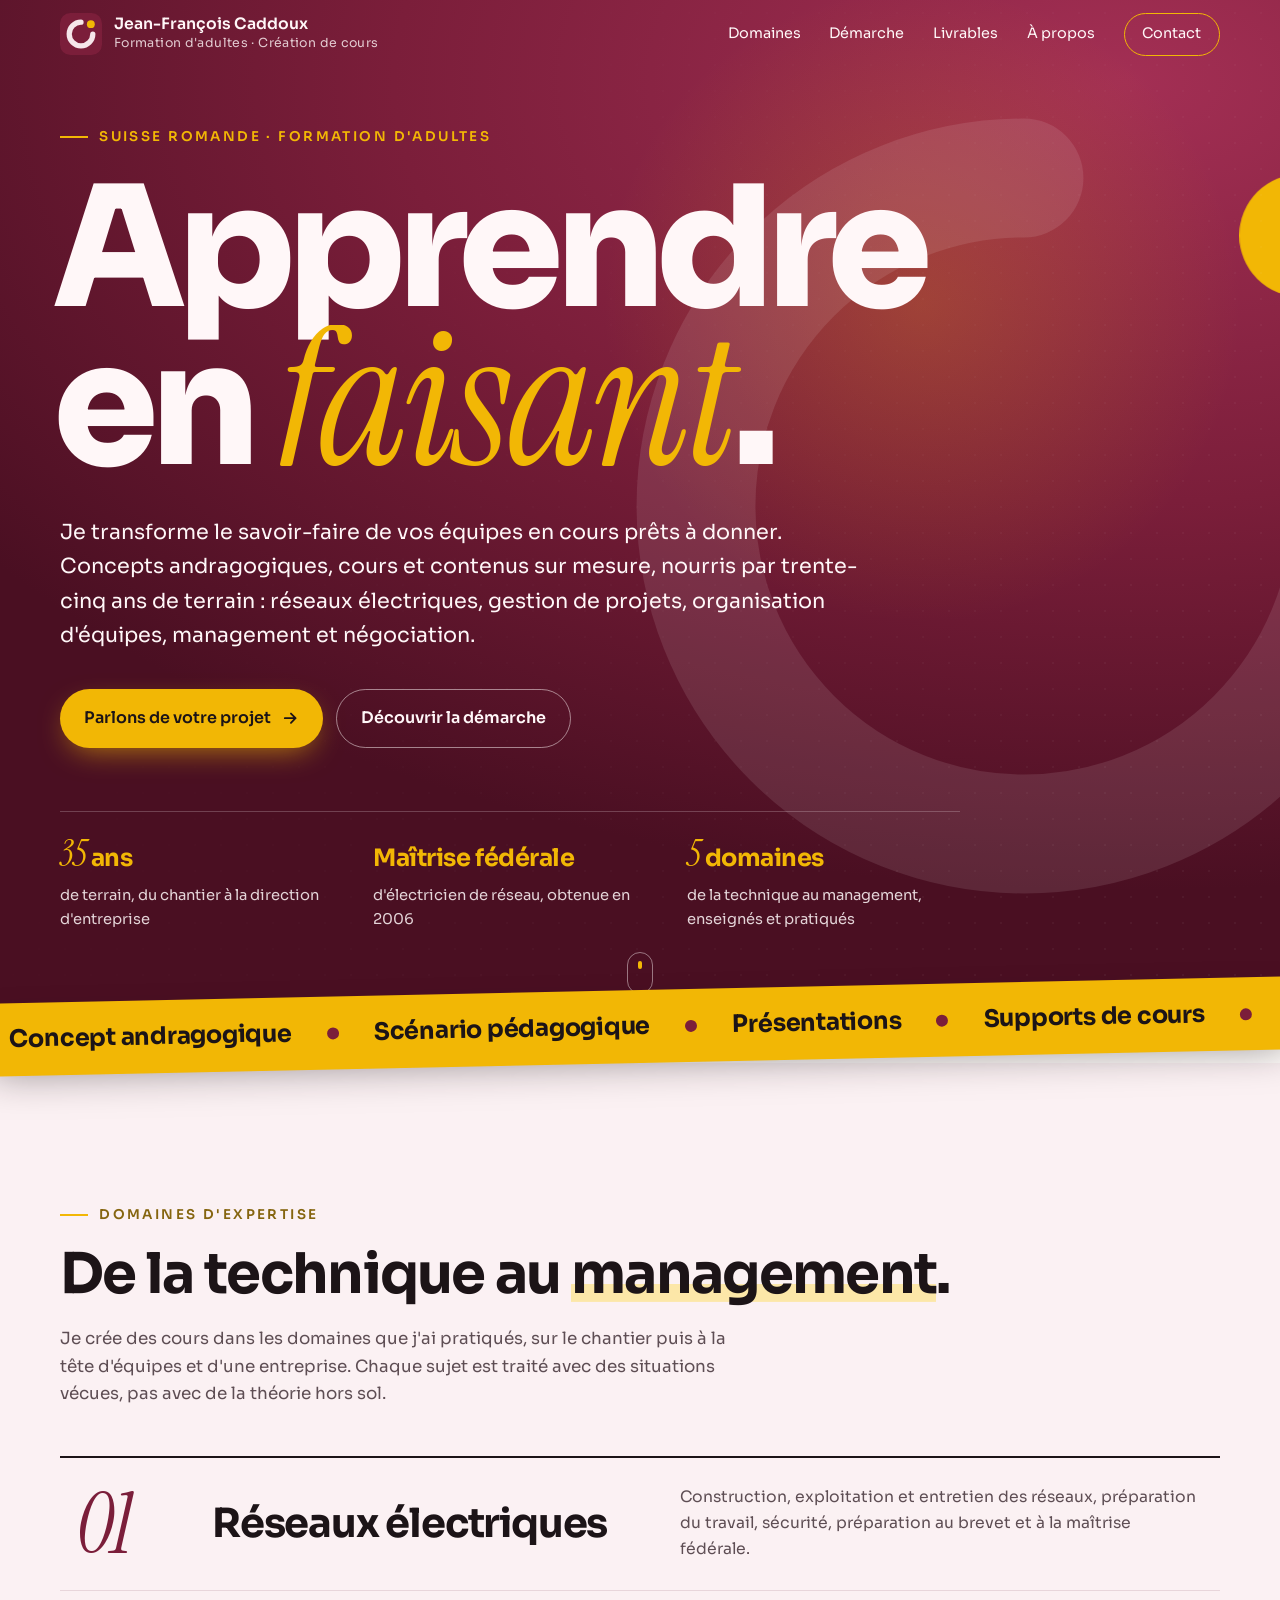
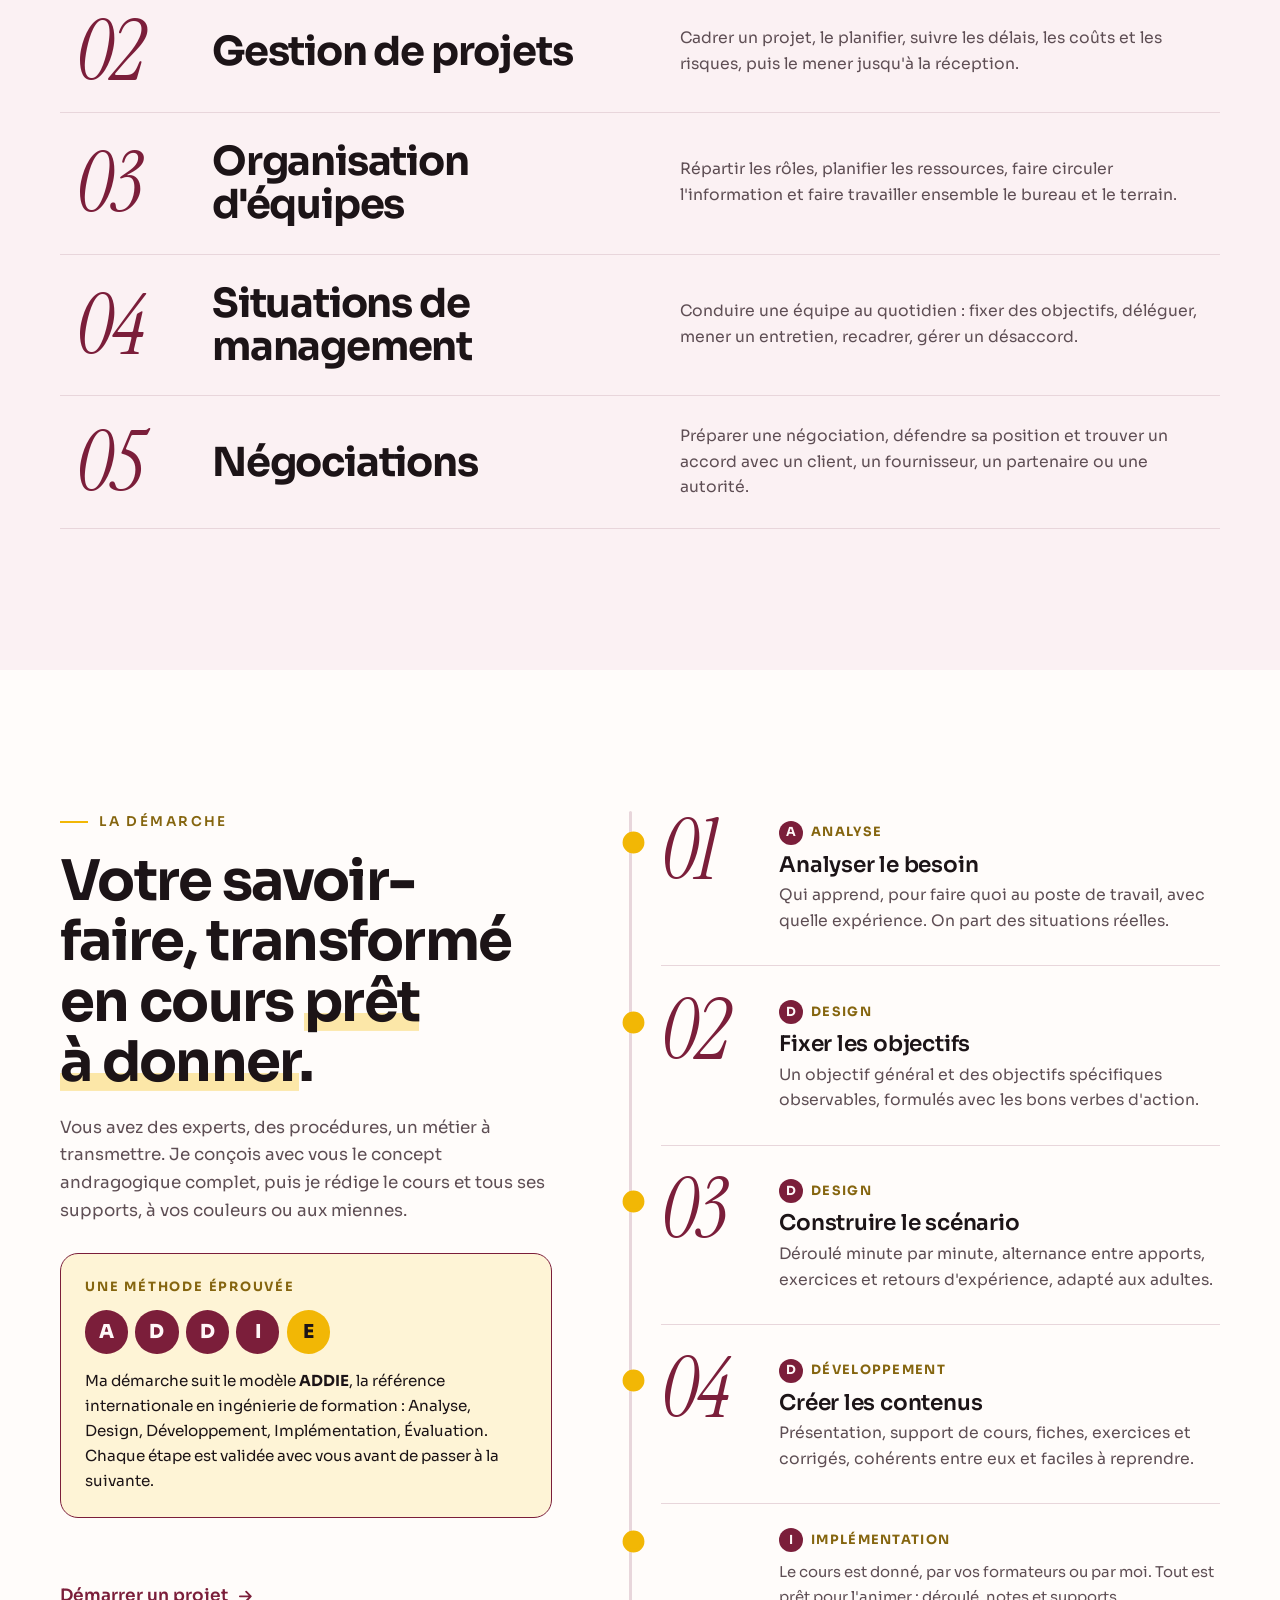
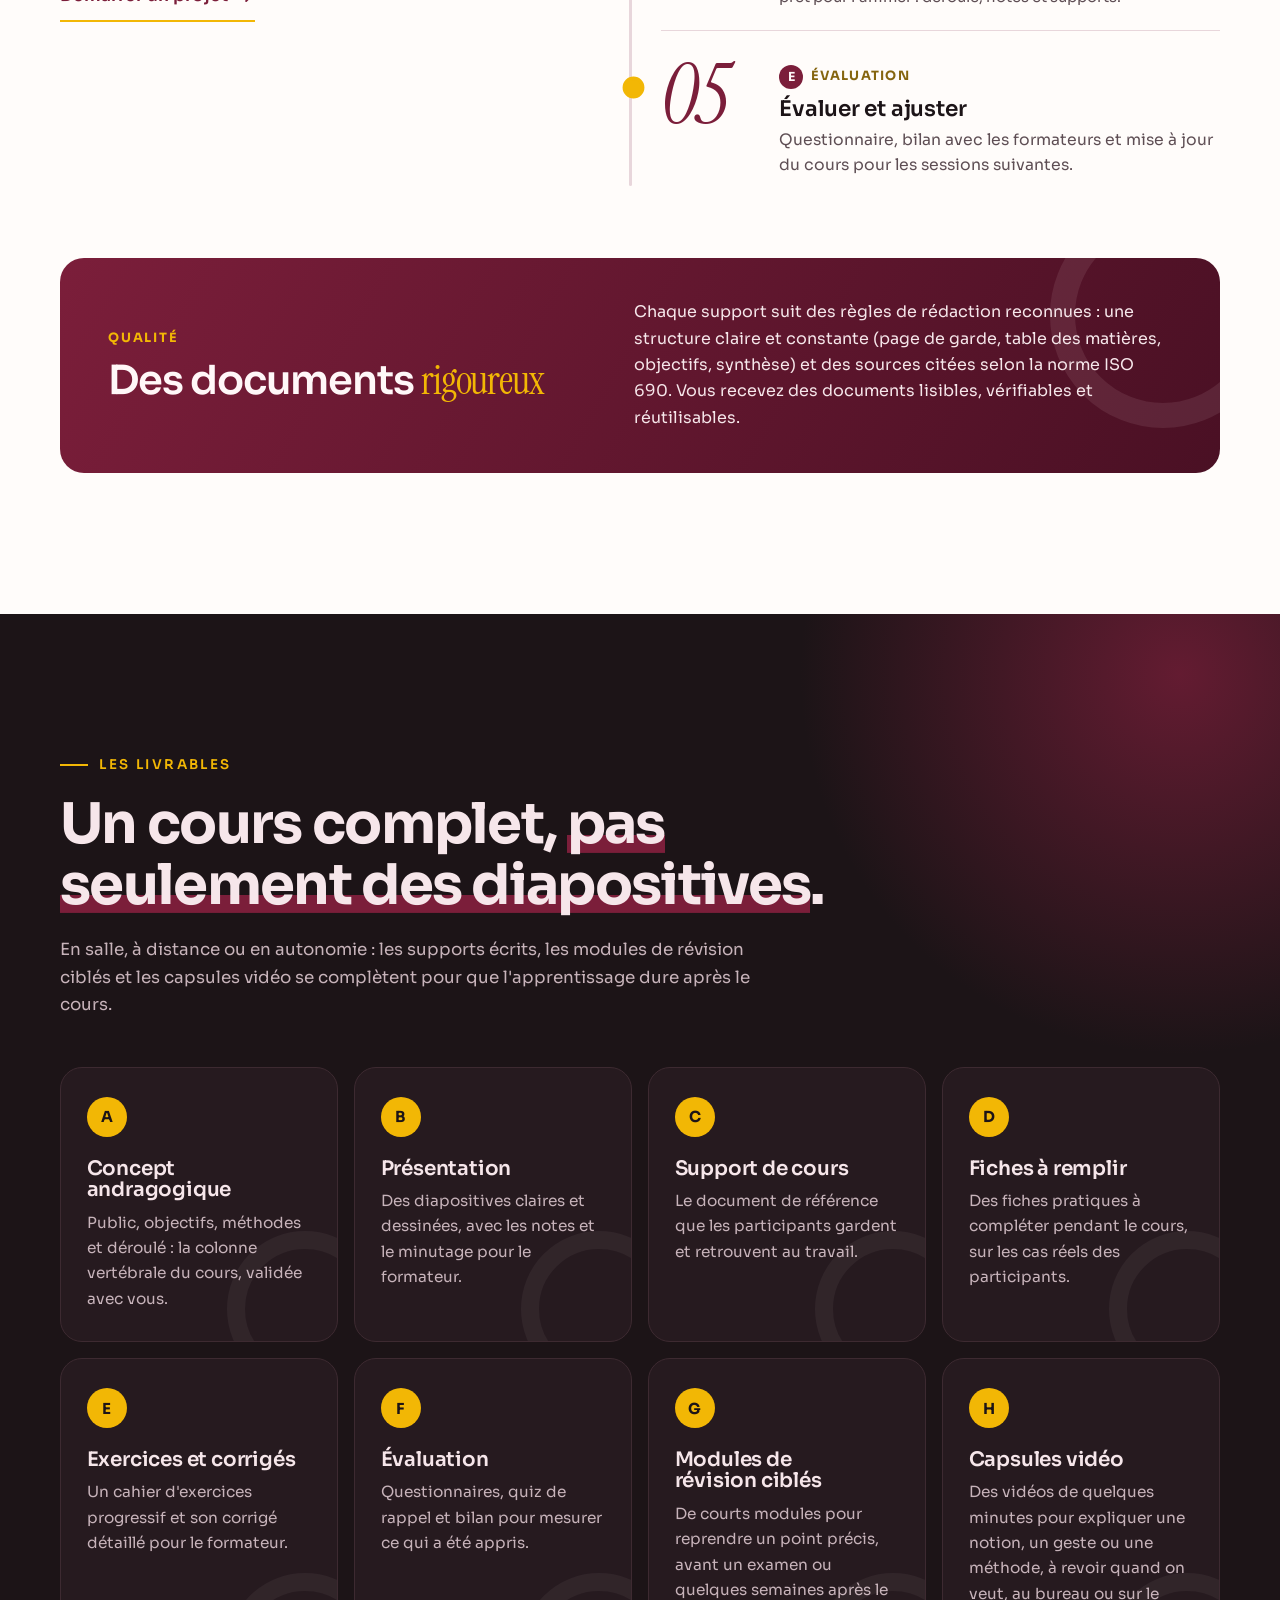
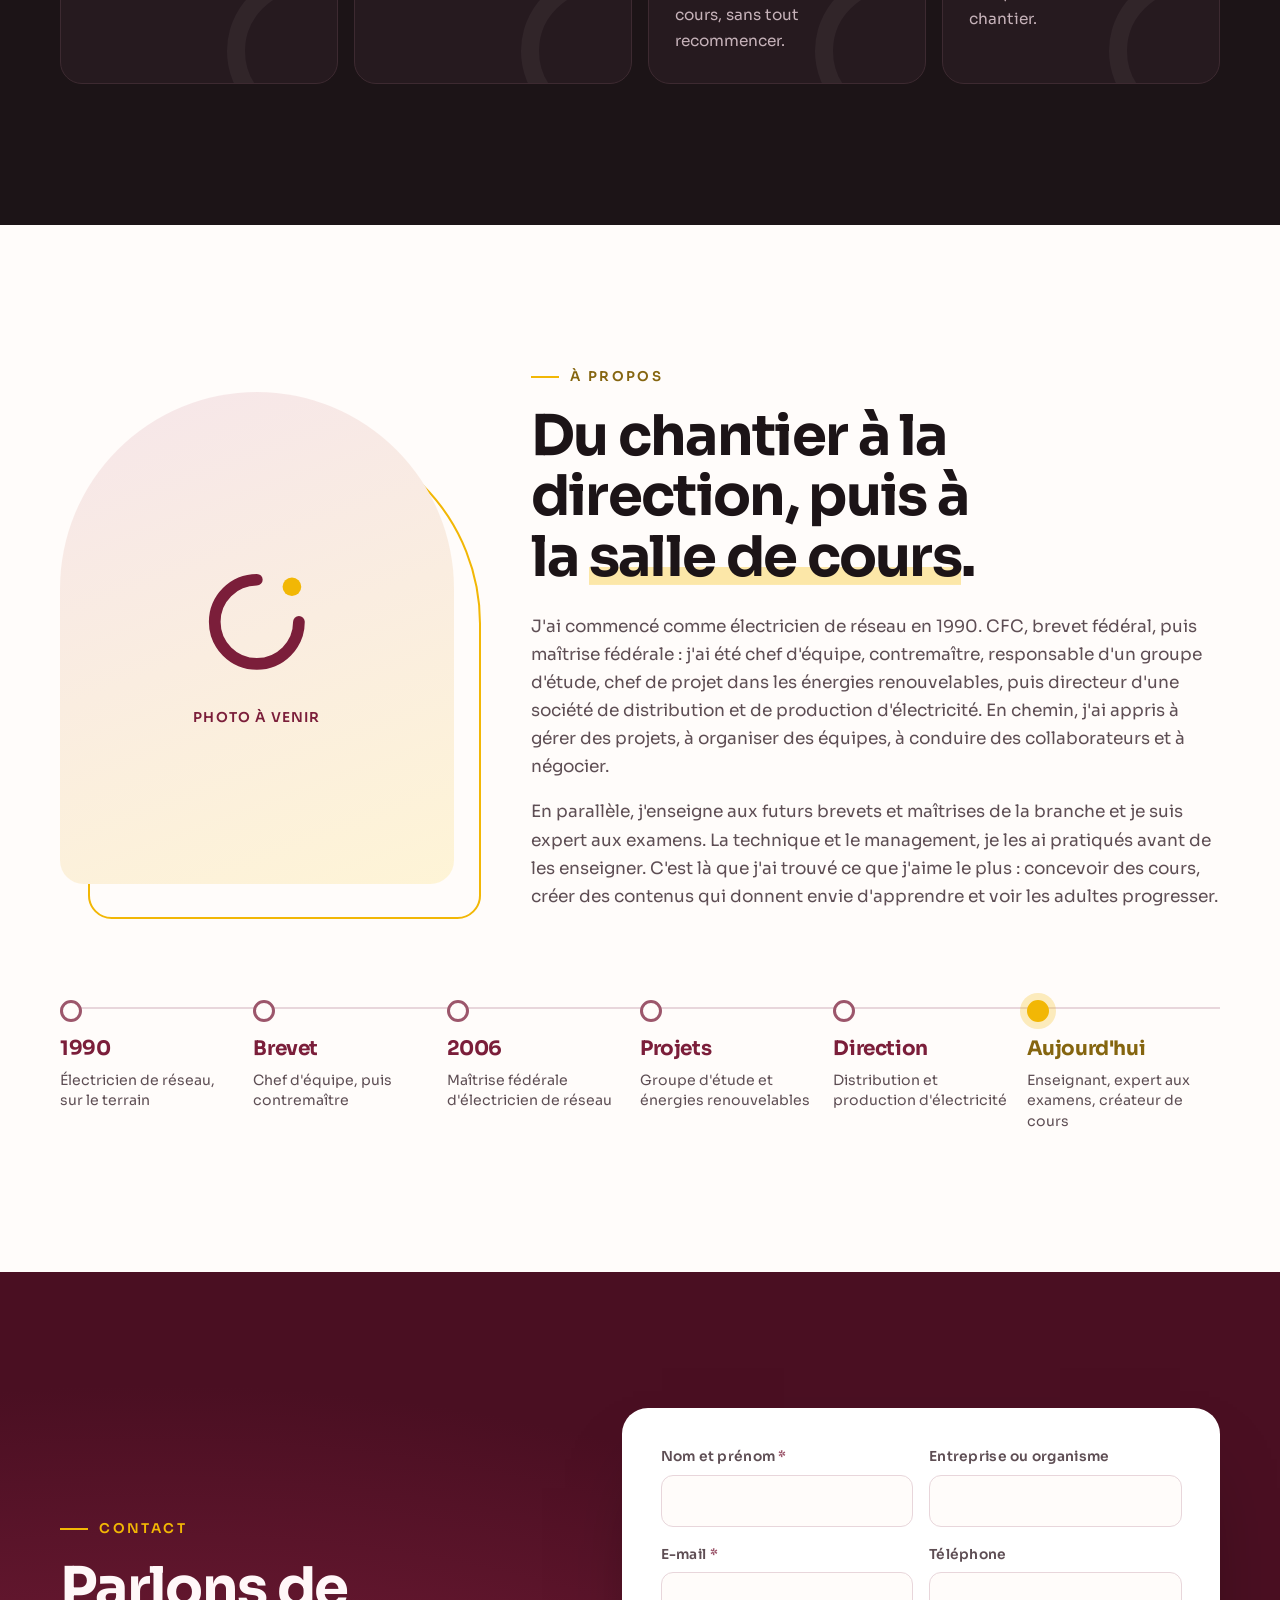
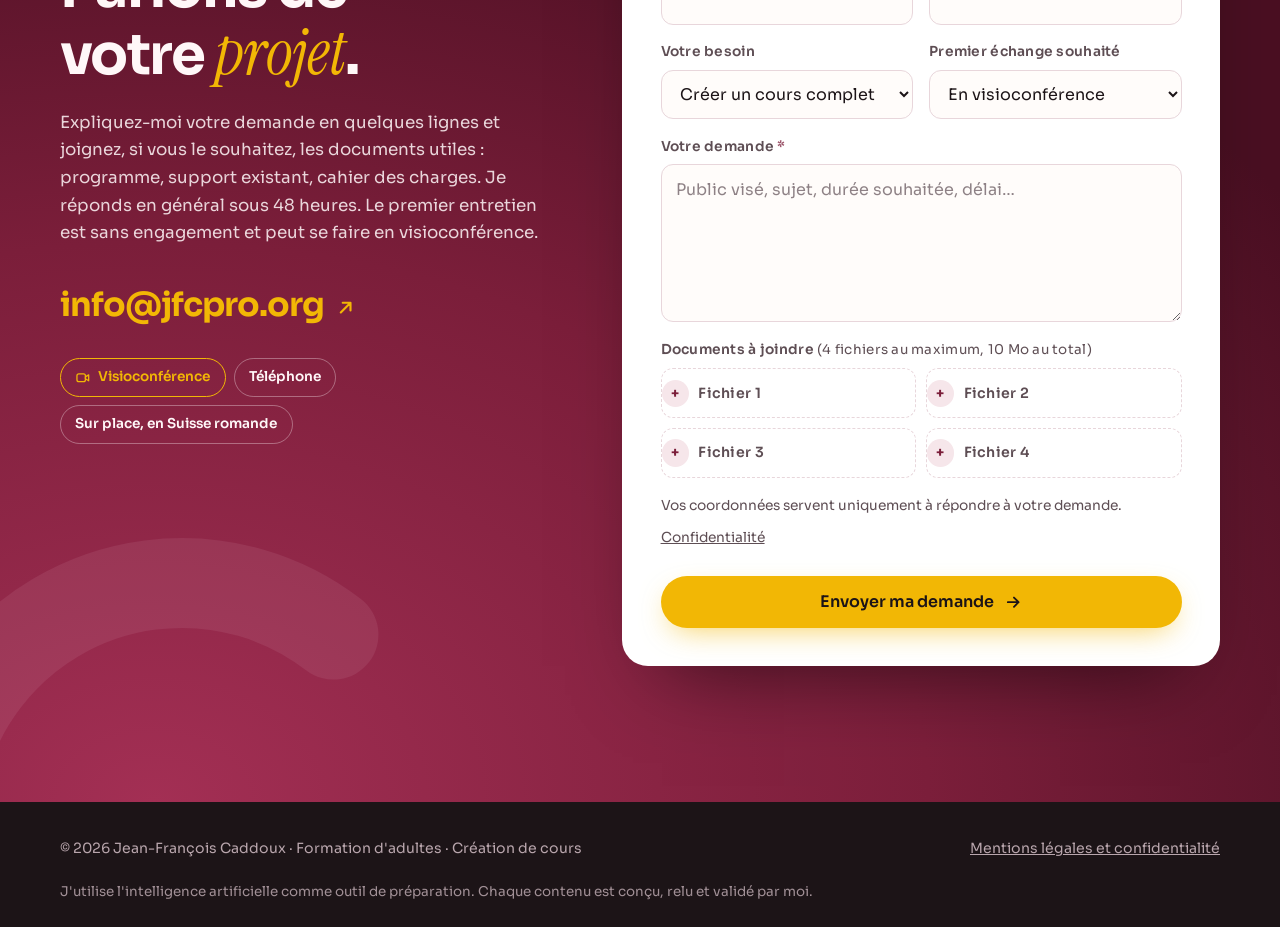
<file: index.html>
<!doctype html>
<html lang="fr">
<head>
<meta charset="utf-8">
<meta name="viewport" content="width=device-width, initial-scale=1, viewport-fit=cover">
<title>Jean-François Caddoux · Formation d'adultes · Création de cours</title>
<meta name="description" content="Jean-François Caddoux, formation d'adultes et création de cours en Suisse romande. Des cours qui partent du travail réel : réseaux électriques, gestion de projets, organisation d'équipes, management et négociation.">
<link rel="icon" href="images/logo.svg" type="image/svg+xml">
<link rel="canonical" href="https://jfcpro.org/">
<meta name="theme-color" content="#7B1E3A">
<meta property="og:type" content="website">
<meta property="og:locale" content="fr_CH">
<meta property="og:site_name" content="Jean-François Caddoux">
<meta property="og:title" content="Jean-François Caddoux · Formation d'adultes · Création de cours">
<meta property="og:description" content="Jean-François Caddoux, formation d'adultes et création de cours en Suisse romande. Des cours qui partent du travail réel : réseaux électriques, gestion de projets, organisation d'équipes, management et négociation.">
<meta property="og:url" content="https://jfcpro.org/">
<meta property="og:image" content="https://jfcpro.org/images/partage.png">
<meta property="og:image:width" content="1200">
<meta property="og:image:height" content="630">
<meta name="twitter:card" content="summary_large_image">
<link rel="apple-touch-icon" href="images/icone-180.png">
<script type="application/ld+json">{"@context":"https://schema.org","@type":"ProfessionalService","name":"Jean-François Caddoux · Formation d'adultes","url":"https://jfcpro.org/","email":"info@jfcpro.org","image":"https://jfcpro.org/images/partage.png","logo":"https://jfcpro.org/images/icone-512.png","areaServed":"Suisse romande","description":"Formation d'adultes et création de cours sur mesure : réseaux électriques, gestion de projets, organisation d'équipes, management et négociation.","founder":{"@type":"Person","name":"Jean-François Caddoux","jobTitle":"Formateur d'adultes et créateur de cours"}}</script><link rel="preconnect" href="https://fonts.googleapis.com"><link rel="preconnect" href="https://fonts.gstatic.com" crossorigin><link rel="stylesheet" href="https://fonts.googleapis.com/css2?family=Instrument+Serif:ital@1&family=Sora:wght@400;600;700;800&display=swap">
<link rel="stylesheet" href="style.css">
<script>document.documentElement.classList.add("js")</script>
<script src="script.js" defer></script>
</head>
<body>
<a class="skip" href="#contenu">Aller au contenu</a>
<div class="progress" aria-hidden="true"></div>
<header class="top">
  <div class="wrap top-in">
    <a class="brand" href="#accueil" aria-label="Accueil">
      <svg viewBox="0 0 64 64" aria-hidden="true"><rect width="64" height="64" rx="16" fill="#7B1E3A"/><path d="M32 14 A18 18 0 1 0 50 32" fill="none" stroke="#F6E6EA" stroke-width="8" stroke-linecap="round"/><circle cx="47" cy="17" r="6" fill="#F2B705"/></svg>
      <span><b>Jean-François Caddoux</b><small>Formation d'adultes · Création de cours</small></span>
    </a>
    <button class="burger" type="button" aria-expanded="false" aria-controls="menu" aria-label="Ouvrir le menu"><span></span><span></span><span></span></button>
    <nav class="nav nav-main" id="menu" aria-label="Navigation principale">
            <a href="#domaines">Domaines</a>
      <a href="#conception">Démarche</a>
      <a href="#livrables">Livrables</a>
      <a href="#apropos">À propos</a>
      <a class="nav-cta" href="#contact">Contact</a>
    </nav>
  </div>
</header>

<main id="contenu">
<section class="hero" id="accueil">
  <div class="hero-glow" aria-hidden="true"></div>
  <svg class="hero-ring" viewBox="0 0 400 400" aria-hidden="true"><path pathLength="1" d="M200 40 A160 160 0 1 0 360 200" fill="none" stroke="currentColor" stroke-width="58" stroke-linecap="round"/><circle cx="335" cy="68" r="30" class="hero-dot"/></svg>
  <div class="wrap hero-in">
    <p class="eyebrow up" style="--d:0">Suisse romande · Formation d'adultes</p>
    <h1 aria-label="Apprendre en faisant."><span class="line"><span>Apprendre</span></span><span class="line"><span>en <em>faisant</em><b class="dot">.</b></span></span></h1>
    <p class="lead up" style="--d:5">Je transforme le savoir-faire de vos équipes en cours prêts à donner. Concepts andragogiques, cours et contenus sur mesure, nourris par trente-cinq ans de terrain : réseaux électriques, gestion de projets, organisation d'équipes, management et négociation.</p>
    <div class="hero-actions up" style="--d:6">
      <a class="btn btn-main" href="#contact"><span>Parlons de votre projet</span><svg viewBox="0 0 24 24" aria-hidden="true"><path d="M5 12h14M13 6l6 6-6 6" fill="none" stroke="currentColor" stroke-width="2.4" stroke-linecap="round" stroke-linejoin="round"/></svg></a>
      <a class="btn btn-ghost" href="#conception">Découvrir la démarche</a>
    </div>
    <dl class="facts">
      <div data-r><dt><span data-count="35">35</span> ans</dt><dd>de terrain, du chantier à la direction d'entreprise</dd></div>
      <div data-r style="--d:1"><dt>Maîtrise fédérale</dt><dd>d'électricien de réseau, obtenue en 2006</dd></div>
      <div data-r style="--d:2"><dt><span data-count="5">5</span> domaines</dt><dd>de la technique au management, enseignés et pratiqués</dd></div>
    </dl>
  </div>
  <a class="scroll-cue" href="#conception" aria-label="Aller à la démarche"><span></span></a>
</section>

<div class="marquee" aria-hidden="true"><div class="marquee-track"><span>Concept andragogique</span><i aria-hidden="true"></i><span>Scénario pédagogique</span><i aria-hidden="true"></i><span>Présentations</span><i aria-hidden="true"></i><span>Supports de cours</span><i aria-hidden="true"></i><span>Fiches à remplir</span><i aria-hidden="true"></i><span>Cahiers d’exercices</span><i aria-hidden="true"></i><span>Corrigés formateur</span><i aria-hidden="true"></i><span>Évaluation</span><i aria-hidden="true"></i><span>Modules de révision ciblés</span><i aria-hidden="true"></i><span>Capsules vidéo</span><i aria-hidden="true"></i><span>Concept andragogique</span><i aria-hidden="true"></i><span>Scénario pédagogique</span><i aria-hidden="true"></i><span>Présentations</span><i aria-hidden="true"></i><span>Supports de cours</span><i aria-hidden="true"></i><span>Fiches à remplir</span><i aria-hidden="true"></i><span>Cahiers d’exercices</span><i aria-hidden="true"></i><span>Corrigés formateur</span><i aria-hidden="true"></i><span>Évaluation</span><i aria-hidden="true"></i><span>Modules de révision ciblés</span><i aria-hidden="true"></i><span>Capsules vidéo</span><i aria-hidden="true"></i></div></div>


<section class="band band-alt" id="domaines">
  <div class="wrap">
    <div class="sec-head">
      <p class="eyebrow" data-r>Domaines d'expertise</p>
      <h2 data-r style="--d:1">De la technique au <em>management</em>.</h2>
      <p class="intro" data-r style="--d:2">Je crée des cours dans les domaines que j'ai pratiqués, sur le chantier puis à la tête d'équipes et d'une entreprise. Chaque sujet est traité avec des situations vécues, pas avec de la théorie hors sol.</p>
    </div>
    <ol class="domains">
      <li data-r><span class="num" aria-hidden="true">01</span><h3>Réseaux électriques</h3><p>Construction, exploitation et entretien des réseaux, préparation du travail, sécurité, préparation au brevet et à la maîtrise fédérale.</p></li>
      <li data-r><span class="num" aria-hidden="true">02</span><h3>Gestion de projets</h3><p>Cadrer un projet, le planifier, suivre les délais, les coûts et les risques, puis le mener jusqu'à la réception.</p></li>
      <li data-r><span class="num" aria-hidden="true">03</span><h3>Organisation d'équipes</h3><p>Répartir les rôles, planifier les ressources, faire circuler l'information et faire travailler ensemble le bureau et le terrain.</p></li>
      <li data-r><span class="num" aria-hidden="true">04</span><h3>Situations de management</h3><p>Conduire une équipe au quotidien : fixer des objectifs, déléguer, mener un entretien, recadrer, gérer un désaccord.</p></li>
      <li data-r><span class="num" aria-hidden="true">05</span><h3>Négociations</h3><p>Préparer une négociation, défendre sa position et trouver un accord avec un client, un fournisseur, un partenaire ou une autorité.</p></li>
    </ol>
  </div>
</section>

<section class="band" id="conception">
  <div class="wrap split">
    <div class="sec-head sticky">
      <p class="eyebrow" data-r>La démarche</p>
      <h2 data-r style="--d:1">Votre savoir-faire, transformé en cours <em>prêt à donner</em>.</h2>
      <p class="intro" data-r style="--d:2">Vous avez des experts, des procédures, un métier à transmettre. Je conçois avec vous le concept andragogique complet, puis je rédige le cours et tous ses supports, à vos couleurs ou aux miennes.</p>
      <div class="addie" data-r style="--d:3">
        <p class="addie-k">Une méthode éprouvée</p>
        <p class="addie-w" aria-label="ADDIE"><span>A</span><span>D</span><span>D</span><span>I</span><span>E</span></p>
        <p class="addie-t">Ma démarche suit le modèle <strong>ADDIE</strong>, la référence internationale en ingénierie de formation : Analyse, Design, Développement, Implémentation, Évaluation. Chaque étape est validée avec vous avant de passer à la suivante.</p>
      </div>
      <a class="link-arrow" data-r style="--d:3" href="#contact">Démarrer un projet <svg viewBox="0 0 24 24" aria-hidden="true"><path d="M5 12h14M13 6l6 6-6 6" fill="none" stroke="currentColor" stroke-width="2.4" stroke-linecap="round" stroke-linejoin="round"/></svg></a>
    </div>
    <ol class="steps">
      <li data-r><span class="num" aria-hidden="true">01</span><div><p class="tag"><b>A</b>Analyse</p><h3>Analyser le besoin</h3><p>Qui apprend, pour faire quoi au poste de travail, avec quelle expérience. On part des situations réelles.</p></div></li>
      <li data-r><span class="num" aria-hidden="true">02</span><div><p class="tag"><b>D</b>Design</p><h3>Fixer les objectifs</h3><p>Un objectif général et des objectifs spécifiques observables, formulés avec les bons verbes d'action.</p></div></li>
      <li data-r><span class="num" aria-hidden="true">03</span><div><p class="tag"><b>D</b>Design</p><h3>Construire le scénario</h3><p>Déroulé minute par minute, alternance entre apports, exercices et retours d'expérience, adapté aux adultes.</p></div></li>
      <li data-r><span class="num" aria-hidden="true">04</span><div><p class="tag"><b>D</b>Développement</p><h3>Créer les contenus</h3><p>Présentation, support de cours, fiches, exercices et corrigés, cohérents entre eux et faciles à reprendre.</p></div></li>
      <li data-r class="step-i"><span class="num" aria-hidden="true"></span><div><p class="tag"><b>I</b>Implémentation</p><p>Le cours est donné, par vos formateurs ou par moi. Tout est prêt pour l'animer : déroulé, notes et supports.</p></div></li>
      <li data-r><span class="num" aria-hidden="true">05</span><div><p class="tag"><b>E</b>Évaluation</p><h3>Évaluer et ajuster</h3><p>Questionnaire, bilan avec les formateurs et mise à jour du cours pour les sessions suivantes.</p></div></li>
    </ol>
  </div>
  <div class="wrap">
    <aside class="rigueur" data-r>
      <div class="rigueur-h">
        <p class="rigueur-k">Qualité</p>
        <h3>Des documents <em>rigoureux</em></h3>
      </div>
      <p class="rigueur-t">Chaque support suit des règles de rédaction reconnues : une structure claire et constante (page de garde, table des matières, objectifs, synthèse) et des sources citées selon la norme ISO 690. Vous recevez des documents lisibles, vérifiables et réutilisables.</p>
    </aside>
  </div>
</section>

<section class="band band-dark" id="livrables">
  <div class="wrap">
    <div class="sec-head">
      <p class="eyebrow" data-r>Les livrables</p>
      <h2 data-r style="--d:1">Un cours complet, <em>pas seulement des diapositives</em>.</h2>
      <p class="intro" data-r style="--d:2">En salle, à distance ou en autonomie : les supports écrits, les modules de révision ciblés et les capsules vidéo se complètent pour que l'apprentissage dure après le cours.</p>
    </div>
    <div class="cards">
      <article class="card" data-r><span class="card-n">A</span><h3>Concept andragogique</h3><p>Public, objectifs, méthodes et déroulé : la colonne vertébrale du cours, validée avec vous.</p></article>
      <article class="card" data-r style="--d:1"><span class="card-n">B</span><h3>Présentation</h3><p>Des diapositives claires et dessinées, avec les notes et le minutage pour le formateur.</p></article>
      <article class="card" data-r style="--d:2"><span class="card-n">C</span><h3>Support de cours</h3><p>Le document de référence que les participants gardent et retrouvent au travail.</p></article>
      <article class="card" data-r><span class="card-n">D</span><h3>Fiches à remplir</h3><p>Des fiches pratiques à compléter pendant le cours, sur les cas réels des participants.</p></article>
      <article class="card" data-r style="--d:1"><span class="card-n">E</span><h3>Exercices et corrigés</h3><p>Un cahier d'exercices progressif et son corrigé détaillé pour le formateur.</p></article>
      <article class="card" data-r style="--d:2"><span class="card-n">F</span><h3>Évaluation</h3><p>Questionnaires, quiz de rappel et bilan pour mesurer ce qui a été appris.</p></article>
      <article class="card card-new" data-r><span class="card-n">G</span><h3>Modules de révision ciblés</h3><p>De courts modules pour reprendre un point précis, avant un examen ou quelques semaines après le cours, sans tout recommencer.</p></article>
      <article class="card card-new" data-r style="--d:1"><span class="card-n">H</span><h3>Capsules vidéo</h3><p>Des vidéos de quelques minutes pour expliquer une notion, un geste ou une méthode, à revoir quand on veut, au bureau ou sur le chantier.</p></article>
    </div>
    <p class="cards-hint" aria-hidden="true">Faites glisser pour voir les 8 livrables <svg viewBox="0 0 24 24"><path d="M5 12h14M13 6l6 6-6 6" fill="none" stroke="currentColor" stroke-width="2.4" stroke-linecap="round" stroke-linejoin="round"/></svg></p>
  </div>
</section>

<section class="band" id="apropos">
  <div class="wrap about">
    <figure class="portrait" data-r>
      <div class="portrait-ph" role="img" aria-label="Emplacement de la photo de Jean-François Caddoux">
        <svg viewBox="0 0 64 64" aria-hidden="true"><path d="M32 14 A18 18 0 1 0 50 32" fill="none" stroke="currentColor" stroke-width="5" stroke-linecap="round"/><circle cx="47" cy="17" r="4" class="hero-dot"/></svg>
        <span>Photo à venir</span>
      </div>
    </figure>
    <div class="about-text">
      <p class="eyebrow" data-r>À propos</p>
      <h2 data-r style="--d:1">Du chantier à la direction, puis à la <em>salle de cours</em>.</h2>
      <p data-r style="--d:2">J'ai commencé comme électricien de réseau en 1990. CFC, brevet fédéral, puis maîtrise fédérale : j'ai été chef d'équipe, contremaître, responsable d'un groupe d'étude, chef de projet dans les énergies renouvelables, puis directeur d'une société de distribution et de production d'électricité. En chemin, j'ai appris à gérer des projets, à organiser des équipes, à conduire des collaborateurs et à négocier.</p>
      <p data-r style="--d:3">En parallèle, j'enseigne aux futurs brevets et maîtrises de la branche et je suis expert aux examens. La technique et le management, je les ai pratiqués avant de les enseigner. C'est là que j'ai trouvé ce que j'aime le plus : concevoir des cours, créer des contenus qui donnent envie d'apprendre et voir les adultes progresser.</p>
    </div>
  </div>
  <div class="wrap">
    <ol class="path">
      <li data-r><b>1990</b><span>Électricien de réseau, sur le terrain</span></li>
      <li data-r style="--d:1"><b>Brevet</b><span>Chef d'équipe, puis contremaître</span></li>
      <li data-r style="--d:2"><b>2006</b><span>Maîtrise fédérale d'électricien de réseau</span></li>
      <li data-r style="--d:3"><b>Projets</b><span>Groupe d'étude et énergies renouvelables</span></li>
      <li data-r style="--d:4"><b>Direction</b><span>Distribution et production d'électricité</span></li>
      <li data-r style="--d:5" class="now"><b>Aujourd'hui</b><span>Enseignant, expert aux examens, créateur de cours</span></li>
    </ol>
  </div>
</section>

<section class="contact" id="contact">
  <svg class="contact-ring" viewBox="0 0 400 400" aria-hidden="true"><path d="M200 40 A160 160 0 1 0 360 200" fill="none" stroke="currentColor" stroke-width="58" stroke-linecap="round"/><circle cx="335" cy="68" r="30" class="hero-dot"/></svg>
  <div class="wrap contact-in">
    <div class="contact-text">
      <p class="eyebrow" data-r>Contact</p>
      <h2 data-r style="--d:1">Parlons de votre <em>projet</em>.</h2>
      <p class="intro" data-r style="--d:2">Expliquez-moi votre demande en quelques lignes et joignez, si vous le souhaitez, les documents utiles : programme, support existant, cahier des charges. Je réponds en général sous 48 heures. Le premier entretien est sans engagement et peut se faire en visioconférence.</p>
      <a class="mail" data-r style="--d:3" href="mailto:info@jfcpro.org"><span>info@jfcpro.org</span><svg viewBox="0 0 24 24" aria-hidden="true"><path d="M7 17 17 7M9 7h8v8" fill="none" stroke="currentColor" stroke-width="2.2" stroke-linecap="round" stroke-linejoin="round"/></svg></a>
      <ul class="ways" data-r style="--d:4"><li><svg viewBox="0 0 24 24" aria-hidden="true"><rect x="3" y="6" width="13" height="12" rx="3" fill="none" stroke="currentColor" stroke-width="2"/><path d="m16 10.5 5-3v9l-5-3z" fill="none" stroke="currentColor" stroke-width="2" stroke-linejoin="round"/></svg>Visioconférence</li><li>Téléphone</li><li>Sur place, en Suisse romande</li></ul>
    </div>
    <form class="form" id="formulaire" data-r style="--d:2" data-envoi="https://script.google.com/macros/s/AKfycbymRCoqYASp0qJY_3z3FowO_RhIut0icmuvnpnul1enXGJ0kU402wGslvV1EvV_zPGO/exec" action="https://formsubmit.co/info@jfcpro.org" method="POST" enctype="multipart/form-data">
      <input type="hidden" name="_subject" value="Nouvelle demande depuis jfcpro.org">
      <input type="hidden" name="_next" value="https://jfcpro.org/merci.html">
      <input type="hidden" name="_template" value="table">
      <input type="hidden" name="_autoresponse" value="Bonjour, j'ai bien reçu votre demande et je vous en remercie. Je vous réponds personnellement, en général sous 48 heures. Vous trouverez ci-dessous une copie de votre message. Cordialement, Jean-François Caddoux · Formation d'adultes · Création de cours · jfcpro.org">
      <input type="text" name="_honey" class="honey" tabindex="-1" autocomplete="off" aria-hidden="true">
      <div class="f f2"><label for="c-nom">Nom et prénom <b>*</b></label><input id="c-nom" name="Nom" required autocomplete="name"></div>
      <div class="f f2"><label for="c-org">Entreprise ou organisme</label><input id="c-org" name="Entreprise" autocomplete="organization"></div>
      <div class="f f2"><label for="c-mail">E-mail <b>*</b></label><input id="c-mail" name="email" type="email" required autocomplete="email"></div>
      <div class="f f2"><label for="c-tel">Téléphone</label><input id="c-tel" name="Téléphone" type="tel" autocomplete="tel"></div>
      <div class="f f2"><label for="c-type">Votre besoin</label><select id="c-type" name="Besoin">
        <option>Créer un cours complet</option><option>Concevoir un concept andragogique</option><option>Créer des contenus ou des supports</option><option>Créer des modules de révision ciblés</option><option>Créer des capsules vidéo</option><option>Donner une formation</option><option>Autre demande</option></select></div>
      <div class="f f2"><label for="c-ech">Premier échange souhaité</label><select id="c-ech" name="Premier échange">
        <option>En visioconférence</option><option>Par téléphone</option><option>Par e-mail</option><option>Sur place</option></select></div>
      <div class="f"><label for="c-msg">Votre demande <b>*</b></label><textarea id="c-msg" name="Demande" rows="5" required placeholder="Public visé, sujet, durée souhaitée, délai…"></textarea></div>
      <fieldset class="f files"><legend>Documents à joindre <small>(4 fichiers au maximum, 10 Mo au total)</small></legend>
        <div class="file-grid"><label class="file"><input type="file" name="attachment" accept=".pdf,.doc,.docx,.ppt,.pptx,.xls,.xlsx,.jpg,.jpeg,.png,.zip"><span class="file-ico" aria-hidden="true">+</span><span class="file-name" data-vide="Fichier 1">Fichier 1</span></label><label class="file"><input type="file" name="attachment2" accept=".pdf,.doc,.docx,.ppt,.pptx,.xls,.xlsx,.jpg,.jpeg,.png,.zip"><span class="file-ico" aria-hidden="true">+</span><span class="file-name" data-vide="Fichier 2">Fichier 2</span></label><label class="file"><input type="file" name="attachment3" accept=".pdf,.doc,.docx,.ppt,.pptx,.xls,.xlsx,.jpg,.jpeg,.png,.zip"><span class="file-ico" aria-hidden="true">+</span><span class="file-name" data-vide="Fichier 3">Fichier 3</span></label><label class="file"><input type="file" name="attachment4" accept=".pdf,.doc,.docx,.ppt,.pptx,.xls,.xlsx,.jpg,.jpeg,.png,.zip"><span class="file-ico" aria-hidden="true">+</span><span class="file-name" data-vide="Fichier 4">Fichier 4</span></label></div>
        <p class="file-msg" id="file-msg" role="status"></p>
      </fieldset>
      <p class="form-note">Vos coordonnées servent uniquement à répondre à votre demande. <a href="mentions-legales.html">Confidentialité</a></p>
      <button class="btn btn-main" type="submit"><span>Envoyer ma demande</span><svg viewBox="0 0 24 24" aria-hidden="true"><path d="M5 12h14M13 6l6 6-6 6" fill="none" stroke="currentColor" stroke-width="2.4" stroke-linecap="round" stroke-linejoin="round"/></svg></button>
    </form>
  </div>
</section>
</main>

<footer class="foot">
  <div class="wrap foot-in">
    <p>© 2026 Jean-François Caddoux · Formation d'adultes · Création de cours</p>
    <p><a href="mentions-legales.html">Mentions légales et confidentialité</a></p>
    <p class="foot-ia">J'utilise l'intelligence artificielle comme outil de préparation. Chaque contenu est conçu, relu et validé par moi.</p>
  </div>
</footer>

</body>
</html>
</file>
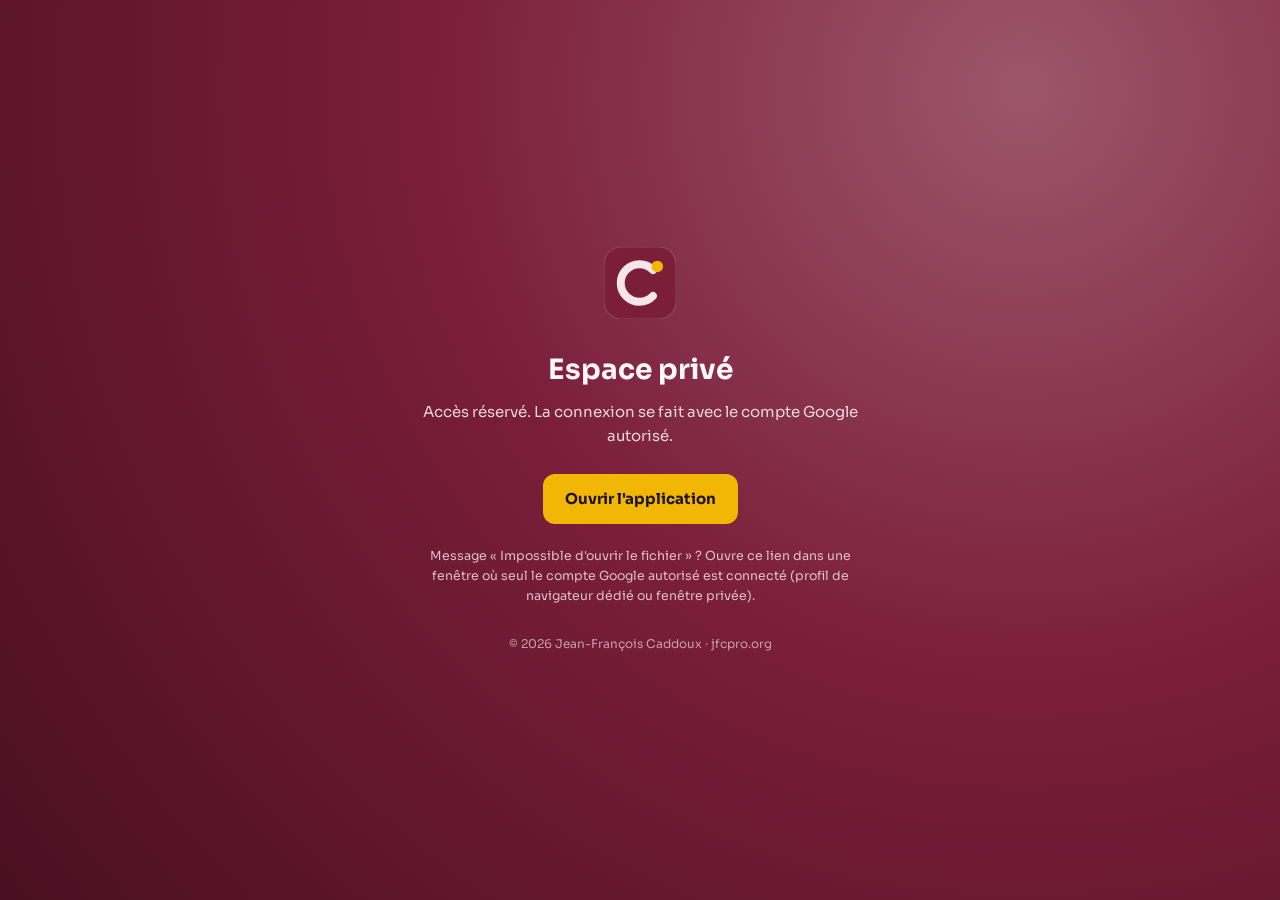
<file: espace/index.html>
<!doctype html>
<html lang="fr">
<head>
<meta charset="utf-8">
<meta name="viewport" content="width=device-width, initial-scale=1">
<meta name="robots" content="noindex, nofollow">
<title>Espace privé</title>
<link rel="preconnect" href="https://fonts.googleapis.com">
<link href="https://fonts.googleapis.com/css2?family=Sora:wght@400;600;700&display=swap" rel="stylesheet">
<style>
:root{--bordeaux:#7B1E3A;--dore:#F2B705;--rose:#F6E6EA;--nuit:#1C1417}
*{box-sizing:border-box}
body{margin:0;min-height:100vh;display:grid;place-items:center;background:radial-gradient(circle at 80% 10%,#9C566B 0,#7B1E3A 45%,#4A0F22 100%);color:#FFF7F8;font:400 15px/1.6 "Sora","Segoe UI",system-ui,sans-serif;padding:24px 16px}
.c{max-width:440px;text-align:center}
h1{font-size:28px;margin:22px 0 8px}
p{opacity:.85;margin:0 0 26px}
a.btn{display:inline-block;background:var(--dore);color:var(--nuit);font-weight:700;text-decoration:none;padding:13px 22px;border-radius:12px}
a.btn:focus-visible{outline:2px solid #fff;outline-offset:3px}
small{display:block;margin-top:28px;opacity:.6;font-size:12px}
</style>
</head>
<body>
<div class="c">
  <svg width="72" height="72" viewBox="0 0 100 100" aria-hidden="true"><rect width="100" height="100" rx="24" fill="#7B1E3A" stroke="rgba(255,255,255,.25)"/><path d="M68 32a26 26 0 1 0 0 36" fill="none" stroke="#F6E6EA" stroke-width="11" stroke-linecap="round"/><circle cx="74" cy="27" r="8" fill="#F2B705"/></svg>
  <h1>Espace privé</h1>
  <p>Accès réservé. La connexion se fait avec le compte Google autorisé.</p>
  <a class="btn" id="ouvrir" href="https://script.google.com/macros/s/AKfycbwuAe_X6dY9B3bUfY0TDh4H8kwhv3Q4S3y_eRBID-aYE3i5eskFtsUFac7fjnuxEe-UMQ/exec">Ouvrir l'application</a>
  <p id="attente" hidden style="margin:22px 0 0;font-size:13.5px">L'application est en cours d'installation. En attendant, tu peux <a href="app.html" style="color:#F2B705">voir la démonstration</a> (données fictives).</p>
  <p style="margin:22px 0 0;font-size:12.5px;opacity:.75">Message « Impossible d'ouvrir le fichier » ? Ouvre ce lien dans une fenêtre où seul le compte Google autorisé est connecté (profil de navigateur dédié ou fenêtre privée).</p>
  <small>© 2026 Jean-François Caddoux · jfcpro.org</small>
</div>
<script>
/* Tant que l'adresse du script Google n'est pas renseignée, le bouton ne mène nulle part. */
(function(){var b=document.getElementById("ouvrir");if(b.href.indexOf("A_REMPLACER")>-1){b.removeAttribute("href");b.textContent="Installation en cours";b.style.opacity=".6";b.style.cursor="default";document.getElementById("attente").hidden=false;}})();
</script>
</body>
</html>
</file>
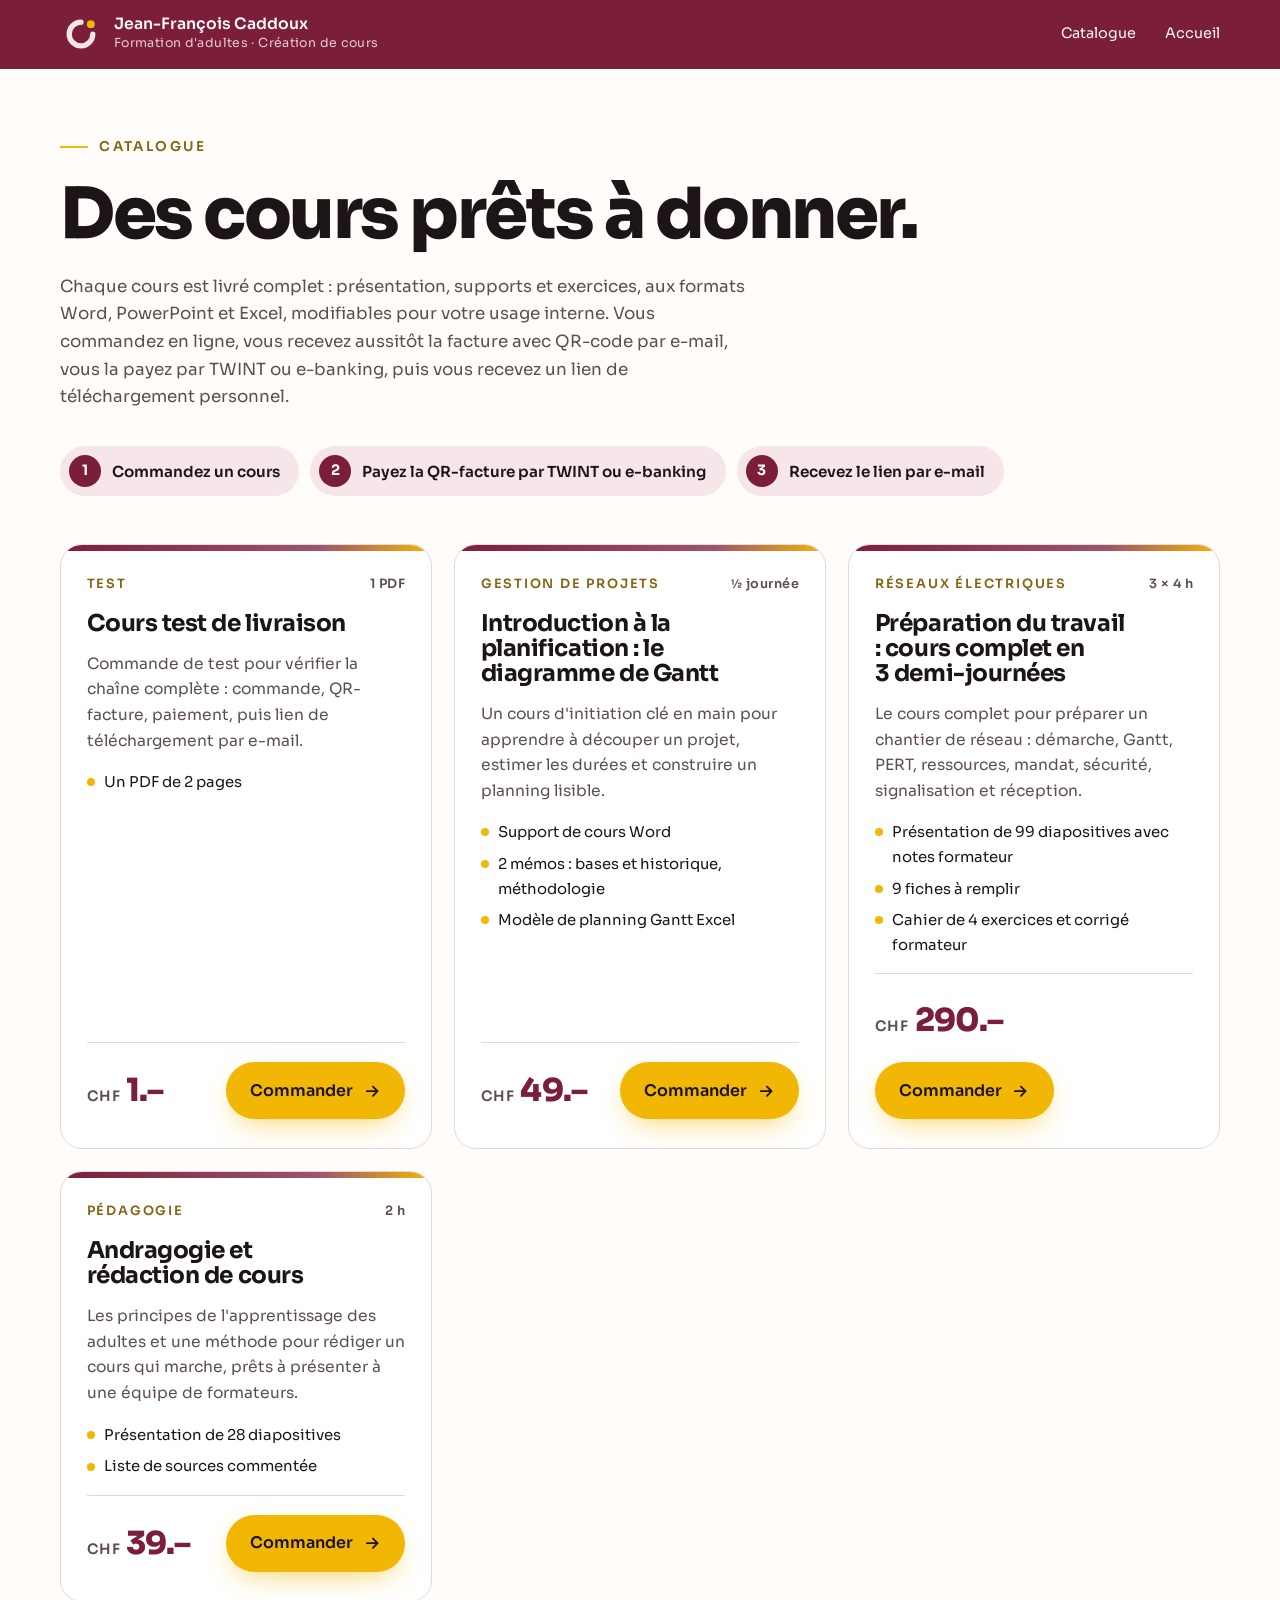
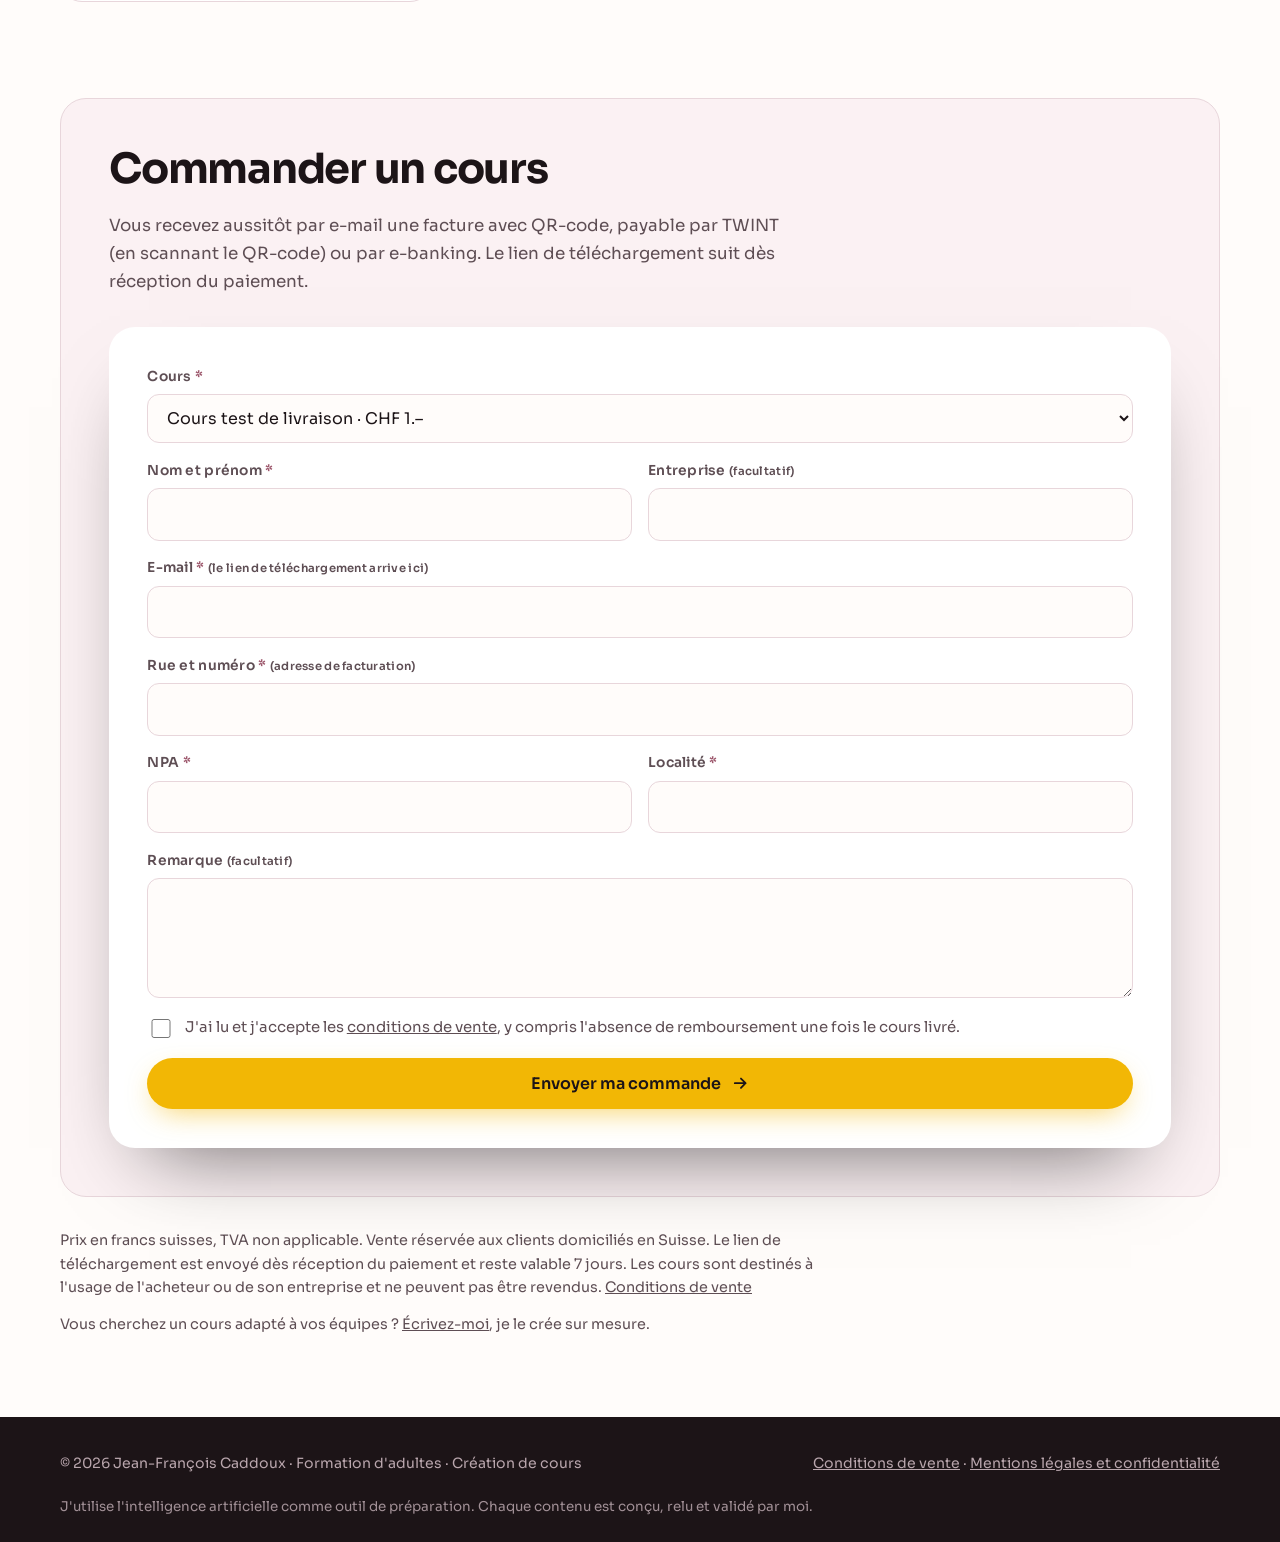
<file: catalogue.html>
<!doctype html>
<html lang="fr">
<head>
<meta charset="utf-8">
<meta name="viewport" content="width=device-width, initial-scale=1, viewport-fit=cover">
<title>Catalogue des cours · Jean-François Caddoux</title>
<meta name="description" content="Jean-François Caddoux, formation d'adultes et création de cours en Suisse romande. Des cours qui partent du travail réel : réseaux électriques, gestion de projets, organisation d'équipes, management et négociation.">
<link rel="icon" href="images/logo.svg" type="image/svg+xml">
<meta name="robots" content="noindex">
<link rel="canonical" href="https://jfcpro.org/catalogue.html">
<meta name="theme-color" content="#7B1E3A">
<meta property="og:type" content="website">
<meta property="og:locale" content="fr_CH">
<meta property="og:site_name" content="Jean-François Caddoux">
<meta property="og:title" content="Catalogue des cours · Jean-François Caddoux">
<meta property="og:description" content="Jean-François Caddoux, formation d'adultes et création de cours en Suisse romande. Des cours qui partent du travail réel : réseaux électriques, gestion de projets, organisation d'équipes, management et négociation.">
<meta property="og:url" content="https://jfcpro.org/catalogue.html">
<meta property="og:image" content="https://jfcpro.org/images/partage.png">
<meta property="og:image:width" content="1200">
<meta property="og:image:height" content="630">
<meta name="twitter:card" content="summary_large_image">
<link rel="apple-touch-icon" href="images/icone-180.png">
<link rel="preconnect" href="https://fonts.googleapis.com"><link rel="preconnect" href="https://fonts.gstatic.com" crossorigin><link rel="stylesheet" href="https://fonts.googleapis.com/css2?family=Instrument+Serif:ital@1&family=Sora:wght@400;600;700;800&display=swap">
<link rel="stylesheet" href="style.css">
<script>document.documentElement.classList.add("js")</script>
<script src="script.js" defer></script>
</head>
<body>
<header class="top">
  <div class="wrap top-in">
    <a class="brand" href="index.html" aria-label="Retour à l'accueil">
      <svg viewBox="0 0 64 64" aria-hidden="true"><rect width="64" height="64" rx="16" fill="#7B1E3A"/><path d="M32 14 A18 18 0 1 0 50 32" fill="none" stroke="#F6E6EA" stroke-width="8" stroke-linecap="round"/><circle cx="47" cy="17" r="6" fill="#F2B705"/></svg>
      <span><b>Jean-François Caddoux</b><small>Formation d'adultes · Création de cours</small></span>
    </a>
    <nav class="nav"><a href="catalogue.html">Catalogue</a><a href="index.html">Accueil</a></nav>
  </div>
</header>
<main class="catalogue" id="contenu">
  <div class="wrap">
    <p class="eyebrow">Catalogue</p>
    <h1>Des cours prêts à donner.</h1>
    <p class="intro">Chaque cours est livré complet : présentation, supports et exercices, aux formats Word, PowerPoint et Excel, modifiables pour votre usage interne. Vous commandez en ligne, vous recevez aussitôt la facture avec QR-code par e-mail, vous la payez par TWINT ou e-banking, puis vous recevez un lien de téléchargement personnel.</p>
    <ol class="cat-etapes" aria-label="Comment ça marche">
      <li><b>1</b>Commandez un cours</li>
      <li><b>2</b>Payez la QR-facture par TWINT ou e-banking</li>
      <li><b>3</b>Recevez le lien par e-mail</li>
    </ol>
    <div class="cat-grid">
<!--TEST-DEBUT : carte de test, à retirer avant la mise en ligne-->
      <article class="cours" id="test">
        <p class="cours-dom">Test<span>1 PDF</span></p>
        <h2>Cours test de livraison</h2>
        <p class="cours-txt">Commande de test pour vérifier la chaîne complète : commande, QR-facture, paiement, puis lien de téléchargement par e-mail.</p>
        <ul class="cours-list"><li>Un PDF de 2 pages</li></ul>
        <div class="cours-pied">
          <p class="prix"><small>CHF</small> 1.–</p>
          <a class="btn btn-main" data-cours="test" href="#commande"><span>Commander</span><svg viewBox="0 0 24 24" aria-hidden="true"><path d="M5 12h14M13 6l6 6-6 6" fill="none" stroke="currentColor" stroke-width="2.4" stroke-linecap="round" stroke-linejoin="round"/></svg></a>
        </div>
      </article>
<!--TEST-FIN-->
      <article class="cours" id="gantt" data-r style="--d:0">
        <p class="cours-dom">Gestion de projets<span>½ journée</span></p>
        <h2>Introduction à la planification : le diagramme de Gantt</h2>
        <p class="cours-txt">Un cours d'initiation clé en main pour apprendre à découper un projet, estimer les durées et construire un planning lisible.</p>
        <ul class="cours-list"><li>Support de cours Word</li><li>2 mémos : bases et historique, méthodologie</li><li>Modèle de planning Gantt Excel</li></ul>
        <div class="cours-pied">
          <p class="prix"><small>CHF</small> 49.–</p>
          <a class="btn btn-main" data-cours="gantt" href="#commande"><span>Commander</span><svg viewBox="0 0 24 24" aria-hidden="true"><path d="M5 12h14M13 6l6 6-6 6" fill="none" stroke="currentColor" stroke-width="2.4" stroke-linecap="round" stroke-linejoin="round"/></svg></a>
        </div>
      </article>
      <article class="cours" id="aa03" data-r style="--d:1">
        <p class="cours-dom">Réseaux électriques<span>3 × 4 h</span></p>
        <h2>Préparation du travail : cours complet en 3 demi-journées</h2>
        <p class="cours-txt">Le cours complet pour préparer un chantier de réseau : démarche, Gantt, PERT, ressources, mandat, sécurité, signalisation et réception.</p>
        <ul class="cours-list"><li>Présentation de 99 diapositives avec notes formateur</li><li>9 fiches à remplir</li><li>Cahier de 4 exercices et corrigé formateur</li></ul>
        <div class="cours-pied">
          <p class="prix"><small>CHF</small> 290.–</p>
          <a class="btn btn-main" data-cours="aa03" href="#commande"><span>Commander</span><svg viewBox="0 0 24 24" aria-hidden="true"><path d="M5 12h14M13 6l6 6-6 6" fill="none" stroke="currentColor" stroke-width="2.4" stroke-linecap="round" stroke-linejoin="round"/></svg></a>
        </div>
      </article>
      <article class="cours" id="andragogie" data-r style="--d:2">
        <p class="cours-dom">Pédagogie<span>2 h</span></p>
        <h2>Andragogie et rédaction de cours</h2>
        <p class="cours-txt">Les principes de l'apprentissage des adultes et une méthode pour rédiger un cours qui marche, prêts à présenter à une équipe de formateurs.</p>
        <ul class="cours-list"><li>Présentation de 28 diapositives</li><li>Liste de sources commentée</li></ul>
        <div class="cours-pied">
          <p class="prix"><small>CHF</small> 39.–</p>
          <a class="btn btn-main" data-cours="andragogie" href="#commande"><span>Commander</span><svg viewBox="0 0 24 24" aria-hidden="true"><path d="M5 12h14M13 6l6 6-6 6" fill="none" stroke="currentColor" stroke-width="2.4" stroke-linecap="round" stroke-linejoin="round"/></svg></a>
        </div>
      </article>
    </div>
    <section class="commande" id="commande" aria-labelledby="t-commande">
      <h2 id="t-commande">Commander un cours</h2>
      <p class="intro">Vous recevez aussitôt par e-mail une facture avec QR-code, payable par TWINT (en scannant le QR-code) ou par e-banking. Le lien de téléchargement suit dès réception du paiement.</p>
      <form class="form" id="form-commande" data-envoi="https://script.google.com/macros/s/AKfycbymRCoqYASp0qJY_3z3FowO_RhIut0icmuvnpnul1enXGJ0kU402wGslvV1EvV_zPGO/exec">
        <input type="hidden" name="Type" value="Commande">
        <div class="honey" aria-hidden="true"><label for="k-hp">Ne pas remplir</label><input id="k-hp" name="_honey" tabindex="-1" autocomplete="off"></div>
        <div class="f"><label for="k-cours">Cours <b>*</b></label><select id="k-cours" name="Cours" required>
          <option value="test">Cours test de livraison · CHF 1.–</option>
          <option value="gantt">Introduction à la planification : le diagramme de Gantt · CHF 49.–</option>
          <option value="aa03">Préparation du travail : cours complet en 3 demi-journées · CHF 290.–</option>
          <option value="andragogie">Andragogie et rédaction de cours · CHF 39.–</option>
        </select></div>
        <div class="f f2"><label for="k-nom">Nom et prénom <b>*</b></label><input id="k-nom" name="Nom" required autocomplete="name"></div>
        <div class="f f2"><label for="k-ent">Entreprise <small>(facultatif)</small></label><input id="k-ent" name="Entreprise" autocomplete="organization"></div>
        <div class="f"><label for="k-mail">E-mail <b>*</b> <small>(le lien de téléchargement arrive ici)</small></label><input id="k-mail" name="email" type="email" required autocomplete="email"></div>
        <div class="f"><label for="k-rue">Rue et numéro <b>*</b> <small>(adresse de facturation)</small></label><input id="k-rue" name="Rue" required maxlength="70" autocomplete="address-line1"></div>
        <div class="f f2"><label for="k-npa">NPA <b>*</b></label><input id="k-npa" name="NPA" required maxlength="16" inputmode="numeric" autocomplete="postal-code"></div>
        <div class="f f2"><label for="k-loc">Localité <b>*</b></label><input id="k-loc" name="Localite" required maxlength="35" autocomplete="address-level2"></div>
        <div class="f"><label for="k-rem">Remarque <small>(facultatif)</small></label><textarea id="k-rem" name="Remarque" rows="2"></textarea></div>
        <label class="f cgv-ok"><input type="checkbox" required> <span>J'ai lu et j'accepte les <a href="cgv.html" target="_blank">conditions de vente</a>, y compris l'absence de remboursement une fois le cours livré.</span></label>
        <p class="file-msg" id="k-msg" role="status"></p>
        <button class="btn btn-main" type="submit"><span>Envoyer ma commande</span><svg viewBox="0 0 24 24" aria-hidden="true"><path d="M5 12h14M13 6l6 6-6 6" fill="none" stroke="currentColor" stroke-width="2.4" stroke-linecap="round" stroke-linejoin="round"/></svg></button>
      </form>
    </section>
    <p class="cat-note">Prix en francs suisses, TVA non applicable. Vente réservée aux clients domiciliés en Suisse. Le lien de téléchargement est envoyé dès réception du paiement et reste valable 7 jours. Les cours sont destinés à l'usage de l'acheteur ou de son entreprise et ne peuvent pas être revendus. <a href="cgv.html">Conditions de vente</a></p>
    <p class="cat-note">Vous cherchez un cours adapté à vos équipes ? <a href="index.html#contact">Écrivez-moi</a>, je le crée sur mesure.</p>
  </div>
</main>
<footer class="foot">
  <div class="wrap foot-in">
    <p>© 2026 Jean-François Caddoux · Formation d'adultes · Création de cours</p>
    <p><a href="cgv.html">Conditions de vente</a> · <a href="mentions-legales.html">Mentions légales et confidentialité</a></p>
    <p class="foot-ia">J'utilise l'intelligence artificielle comme outil de préparation. Chaque contenu est conçu, relu et validé par moi.</p>
  </div>
</footer>

</body>
</html>
</file>
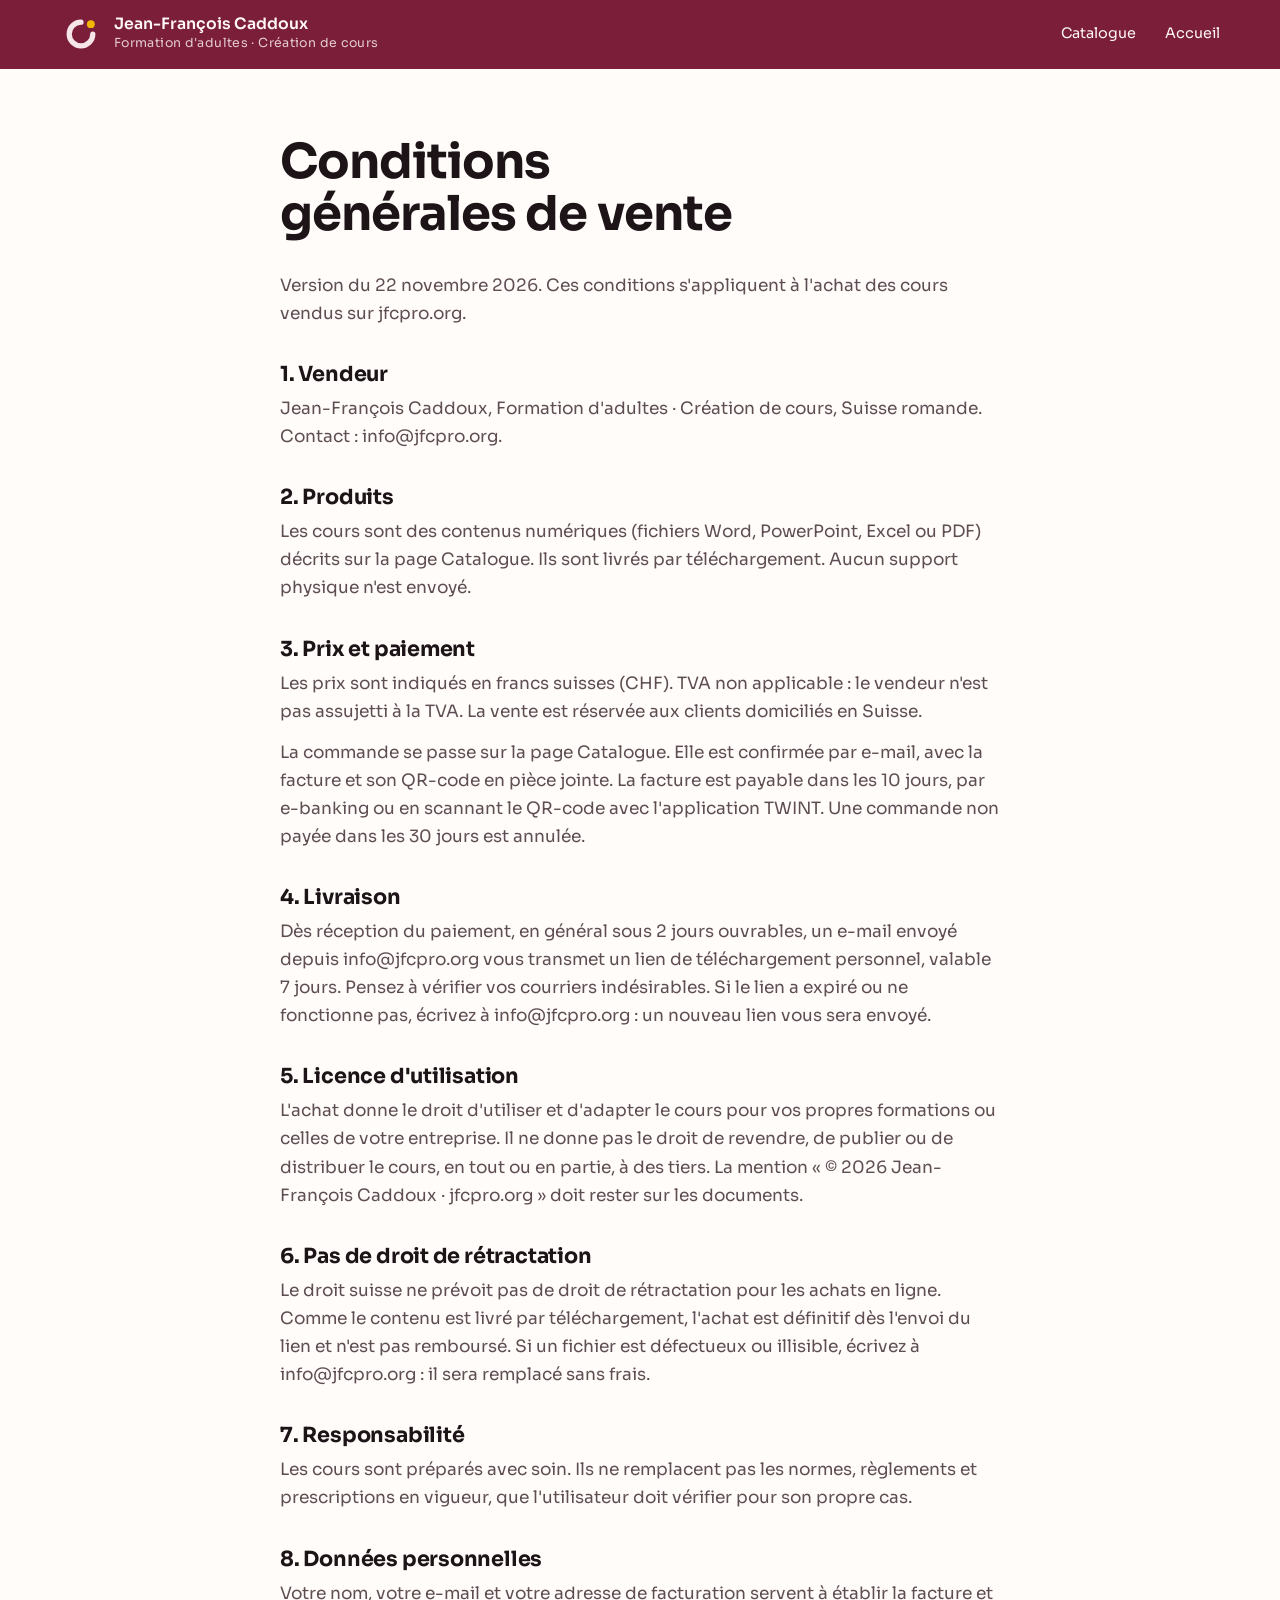
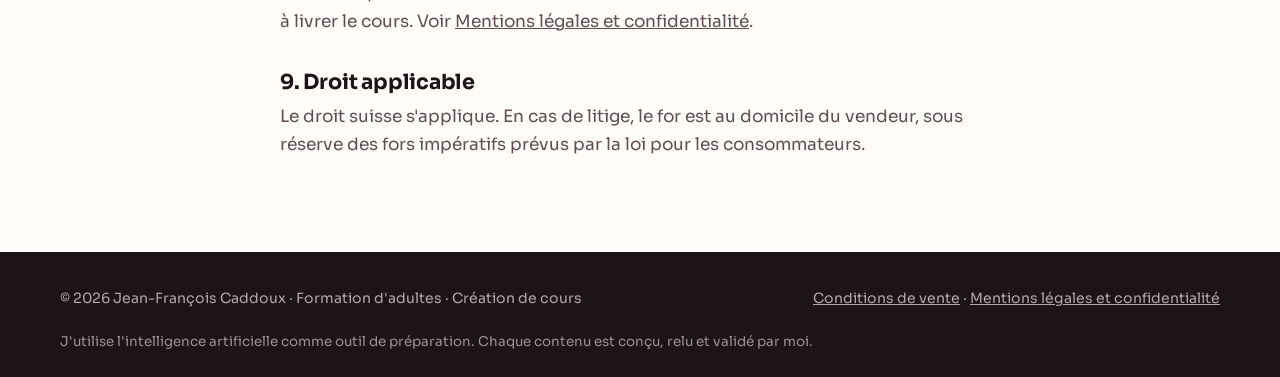
<file: cgv.html>
<!doctype html>
<html lang="fr">
<head>
<meta charset="utf-8">
<meta name="viewport" content="width=device-width, initial-scale=1, viewport-fit=cover">
<title>Conditions de vente · Jean-François Caddoux</title>
<meta name="description" content="Jean-François Caddoux, formation d'adultes et création de cours en Suisse romande. Des cours qui partent du travail réel : réseaux électriques, gestion de projets, organisation d'équipes, management et négociation.">
<link rel="icon" href="images/logo.svg" type="image/svg+xml">
<meta name="robots" content="noindex">
<link rel="canonical" href="https://jfcpro.org/cgv.html">
<meta name="theme-color" content="#7B1E3A">
<meta property="og:type" content="website">
<meta property="og:locale" content="fr_CH">
<meta property="og:site_name" content="Jean-François Caddoux">
<meta property="og:title" content="Conditions de vente · Jean-François Caddoux">
<meta property="og:description" content="Jean-François Caddoux, formation d'adultes et création de cours en Suisse romande. Des cours qui partent du travail réel : réseaux électriques, gestion de projets, organisation d'équipes, management et négociation.">
<meta property="og:url" content="https://jfcpro.org/cgv.html">
<meta property="og:image" content="https://jfcpro.org/images/partage.png">
<meta property="og:image:width" content="1200">
<meta property="og:image:height" content="630">
<meta name="twitter:card" content="summary_large_image">
<link rel="apple-touch-icon" href="images/icone-180.png">
<link rel="preconnect" href="https://fonts.googleapis.com"><link rel="preconnect" href="https://fonts.gstatic.com" crossorigin><link rel="stylesheet" href="https://fonts.googleapis.com/css2?family=Instrument+Serif:ital@1&family=Sora:wght@400;600;700;800&display=swap">
<link rel="stylesheet" href="style.css">
<script>document.documentElement.classList.add("js")</script>
<script src="script.js" defer></script>
</head>
<body>
<header class="top">
  <div class="wrap top-in">
    <a class="brand" href="index.html" aria-label="Retour à l'accueil">
      <svg viewBox="0 0 64 64" aria-hidden="true"><rect width="64" height="64" rx="16" fill="#7B1E3A"/><path d="M32 14 A18 18 0 1 0 50 32" fill="none" stroke="#F6E6EA" stroke-width="8" stroke-linecap="round"/><circle cx="47" cy="17" r="6" fill="#F2B705"/></svg>
      <span><b>Jean-François Caddoux</b><small>Formation d'adultes · Création de cours</small></span>
    </a>
    <nav class="nav"><a href="catalogue.html">Catalogue</a><a href="index.html">Accueil</a></nav>
  </div>
</header>
<main class="legal" id="contenu">
  <div class="wrap">
    <h1>Conditions générales de vente</h1>
    <p>Version du 22 novembre 2026. Ces conditions s'appliquent à l'achat des cours vendus sur jfcpro.org.</p>
    <h2>1. Vendeur</h2>
    <p>Jean-François Caddoux, Formation d'adultes · Création de cours, Suisse romande. Contact : info@jfcpro.org.</p>
    <h2>2. Produits</h2>
    <p>Les cours sont des contenus numériques (fichiers Word, PowerPoint, Excel ou PDF) décrits sur la page Catalogue. Ils sont livrés par téléchargement. Aucun support physique n'est envoyé.</p>
    <h2>3. Prix et paiement</h2>
    <p>Les prix sont indiqués en francs suisses (CHF). TVA non applicable : le vendeur n'est pas assujetti à la TVA. La vente est réservée aux clients domiciliés en Suisse.</p>
    <p>La commande se passe sur la page Catalogue. Elle est confirmée par e-mail, avec la facture et son QR-code en pièce jointe. La facture est payable dans les 10 jours, par e-banking ou en scannant le QR-code avec l'application TWINT. Une commande non payée dans les 30 jours est annulée.</p>
    <h2>4. Livraison</h2>
    <p>Dès réception du paiement, en général sous 2 jours ouvrables, un e-mail envoyé depuis info@jfcpro.org vous transmet un lien de téléchargement personnel, valable 7 jours. Pensez à vérifier vos courriers indésirables. Si le lien a expiré ou ne fonctionne pas, écrivez à info@jfcpro.org : un nouveau lien vous sera envoyé.</p>
    <h2>5. Licence d'utilisation</h2>
    <p>L'achat donne le droit d'utiliser et d'adapter le cours pour vos propres formations ou celles de votre entreprise. Il ne donne pas le droit de revendre, de publier ou de distribuer le cours, en tout ou en partie, à des tiers. La mention « © 2026 Jean-François Caddoux · jfcpro.org » doit rester sur les documents.</p>
    <h2>6. Pas de droit de rétractation</h2>
    <p>Le droit suisse ne prévoit pas de droit de rétractation pour les achats en ligne. Comme le contenu est livré par téléchargement, l'achat est définitif dès l'envoi du lien et n'est pas remboursé. Si un fichier est défectueux ou illisible, écrivez à info@jfcpro.org : il sera remplacé sans frais.</p>
    <h2>7. Responsabilité</h2>
    <p>Les cours sont préparés avec soin. Ils ne remplacent pas les normes, règlements et prescriptions en vigueur, que l'utilisateur doit vérifier pour son propre cas.</p>
    <h2>8. Données personnelles</h2>
    <p>Votre nom, votre e-mail et votre adresse de facturation servent à établir la facture et à livrer le cours. Voir <a href="mentions-legales.html">Mentions légales et confidentialité</a>.</p>
    <h2>9. Droit applicable</h2>
    <p>Le droit suisse s'applique. En cas de litige, le for est au domicile du vendeur, sous réserve des fors impératifs prévus par la loi pour les consommateurs.</p>
  </div>
</main>
<footer class="foot">
  <div class="wrap foot-in">
    <p>© 2026 Jean-François Caddoux · Formation d'adultes · Création de cours</p>
    <p><a href="cgv.html">Conditions de vente</a> · <a href="mentions-legales.html">Mentions légales et confidentialité</a></p>
    <p class="foot-ia">J'utilise l'intelligence artificielle comme outil de préparation. Chaque contenu est conçu, relu et validé par moi.</p>
  </div>
</footer>

</body>
</html>
</file>
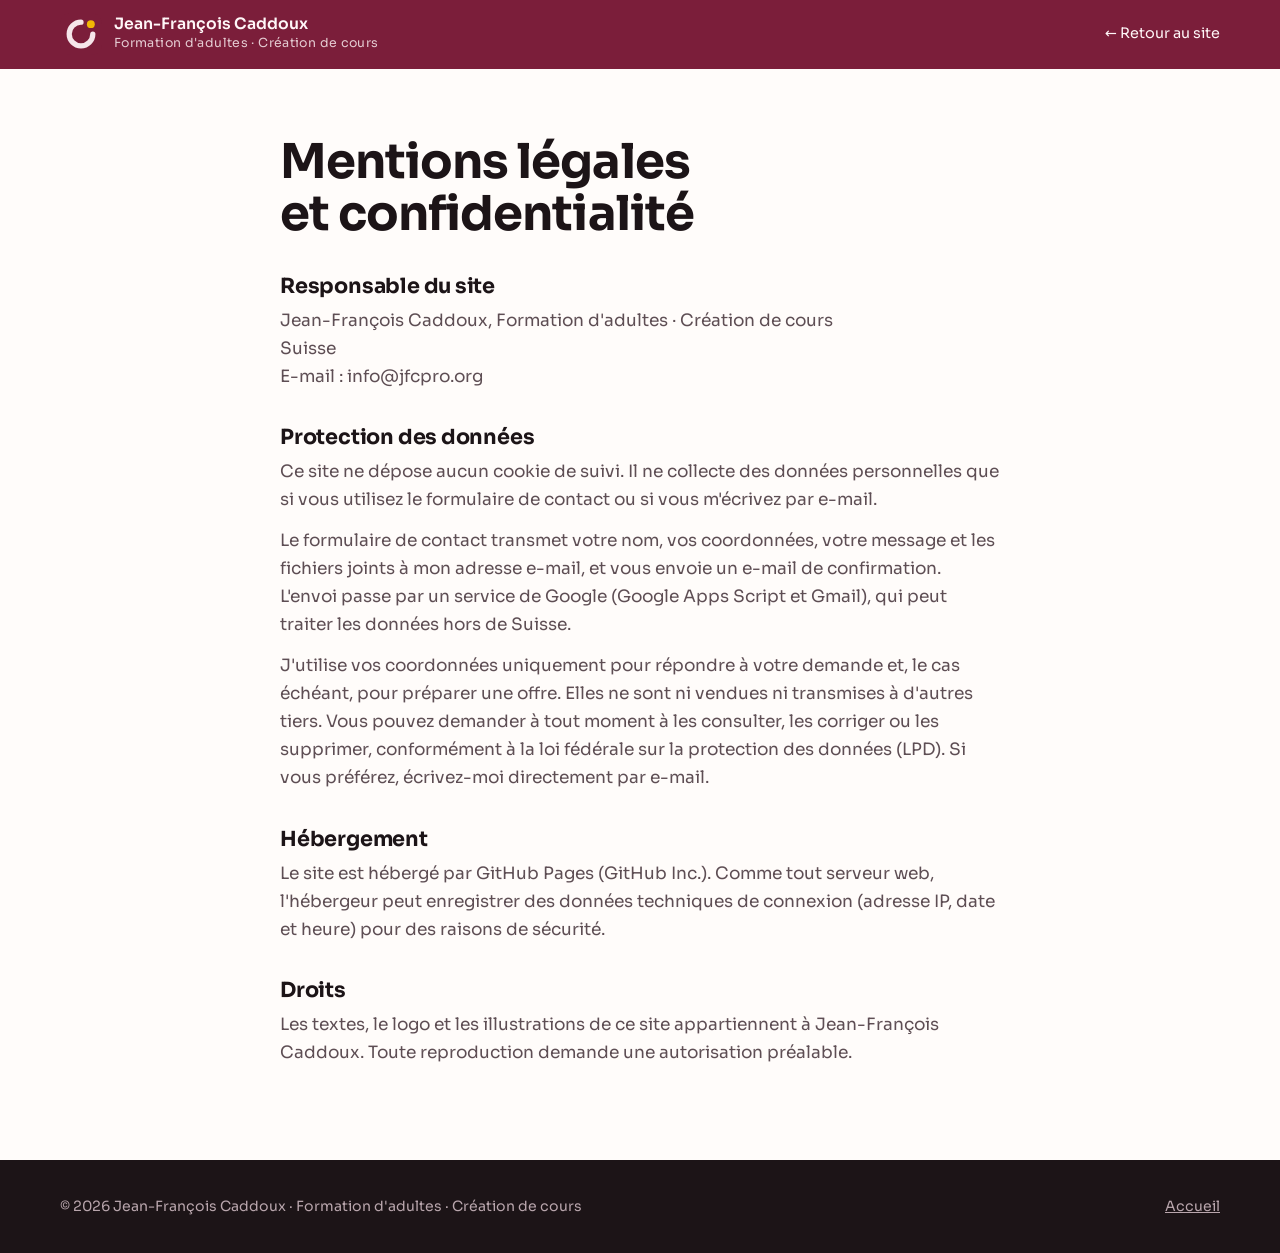
<file: mentions-legales.html>
<!doctype html>
<html lang="fr">
<head>
<meta charset="utf-8">
<meta name="viewport" content="width=device-width, initial-scale=1, viewport-fit=cover">
<title>Mentions légales · Jean-François Caddoux</title>
<meta name="description" content="Jean-François Caddoux, formation d'adultes et création de cours en Suisse romande. Des cours qui partent du travail réel : réseaux électriques, gestion de projets, organisation d'équipes, management et négociation.">
<link rel="icon" href="images/logo.svg" type="image/svg+xml">
<link rel="canonical" href="https://jfcpro.org/mentions-legales.html">
<meta name="theme-color" content="#7B1E3A">
<meta property="og:type" content="website">
<meta property="og:locale" content="fr_CH">
<meta property="og:site_name" content="Jean-François Caddoux">
<meta property="og:title" content="Mentions légales · Jean-François Caddoux">
<meta property="og:description" content="Jean-François Caddoux, formation d'adultes et création de cours en Suisse romande. Des cours qui partent du travail réel : réseaux électriques, gestion de projets, organisation d'équipes, management et négociation.">
<meta property="og:url" content="https://jfcpro.org/mentions-legales.html">
<meta property="og:image" content="https://jfcpro.org/images/partage.png">
<meta property="og:image:width" content="1200">
<meta property="og:image:height" content="630">
<meta name="twitter:card" content="summary_large_image">
<link rel="apple-touch-icon" href="images/icone-180.png">
<link rel="preconnect" href="https://fonts.googleapis.com"><link rel="preconnect" href="https://fonts.gstatic.com" crossorigin><link rel="stylesheet" href="https://fonts.googleapis.com/css2?family=Instrument+Serif:ital@1&family=Sora:wght@400;600;700;800&display=swap">
<link rel="stylesheet" href="style.css">
<script>document.documentElement.classList.add("js")</script>
<script src="script.js" defer></script>
</head>
<body>
<header class="top">
  <div class="wrap top-in">
    <a class="brand" href="index.html" aria-label="Retour à l'accueil">
      <svg viewBox="0 0 64 64" aria-hidden="true"><rect width="64" height="64" rx="16" fill="#7B1E3A"/><path d="M32 14 A18 18 0 1 0 50 32" fill="none" stroke="#F6E6EA" stroke-width="8" stroke-linecap="round"/><circle cx="47" cy="17" r="6" fill="#F2B705"/></svg>
      <span><b>Jean-François Caddoux</b><small>Formation d'adultes · Création de cours</small></span>
    </a>
    <nav class="nav"><a href="index.html">← Retour au site</a></nav>
  </div>
</header>
<main class="legal">
  <div class="wrap">
    <h1>Mentions légales et confidentialité</h1>
    <h2>Responsable du site</h2>
    <p>Jean-François Caddoux, Formation d'adultes · Création de cours<br>Suisse<br>E-mail : info@jfcpro.org</p>
    <h2>Protection des données</h2>
    <p>Ce site ne dépose aucun cookie de suivi. Il ne collecte des données personnelles que si vous utilisez le formulaire de contact ou si vous m'écrivez par e-mail.</p>
    <p>Le formulaire de contact transmet votre nom, vos coordonnées, votre message et les fichiers joints à mon adresse e-mail, et vous envoie un e-mail de confirmation. L'envoi passe par un service de Google (Google Apps Script et Gmail), qui peut traiter les données hors de Suisse.</p>
    <p>J'utilise vos coordonnées uniquement pour répondre à votre demande et, le cas échéant, pour préparer une offre. Elles ne sont ni vendues ni transmises à d'autres tiers. Vous pouvez demander à tout moment à les consulter, les corriger ou les supprimer, conformément à la loi fédérale sur la protection des données (LPD). Si vous préférez, écrivez-moi directement par e-mail.</p>
        <h2>Hébergement</h2>
    <p>Le site est hébergé par GitHub Pages (GitHub Inc.). Comme tout serveur web, l'hébergeur peut enregistrer des données techniques de connexion (adresse IP, date et heure) pour des raisons de sécurité.</p>
    <h2>Droits</h2>
    <p>Les textes, le logo et les illustrations de ce site appartiennent à Jean-François Caddoux. Toute reproduction demande une autorisation préalable.</p>
  </div>
</main>
<footer class="foot">
  <div class="wrap foot-in">
    <p>© 2026 Jean-François Caddoux · Formation d'adultes · Création de cours</p>
    <p><a href="index.html">Accueil</a></p>
  </div>
</footer>

</body>
</html>
</file>
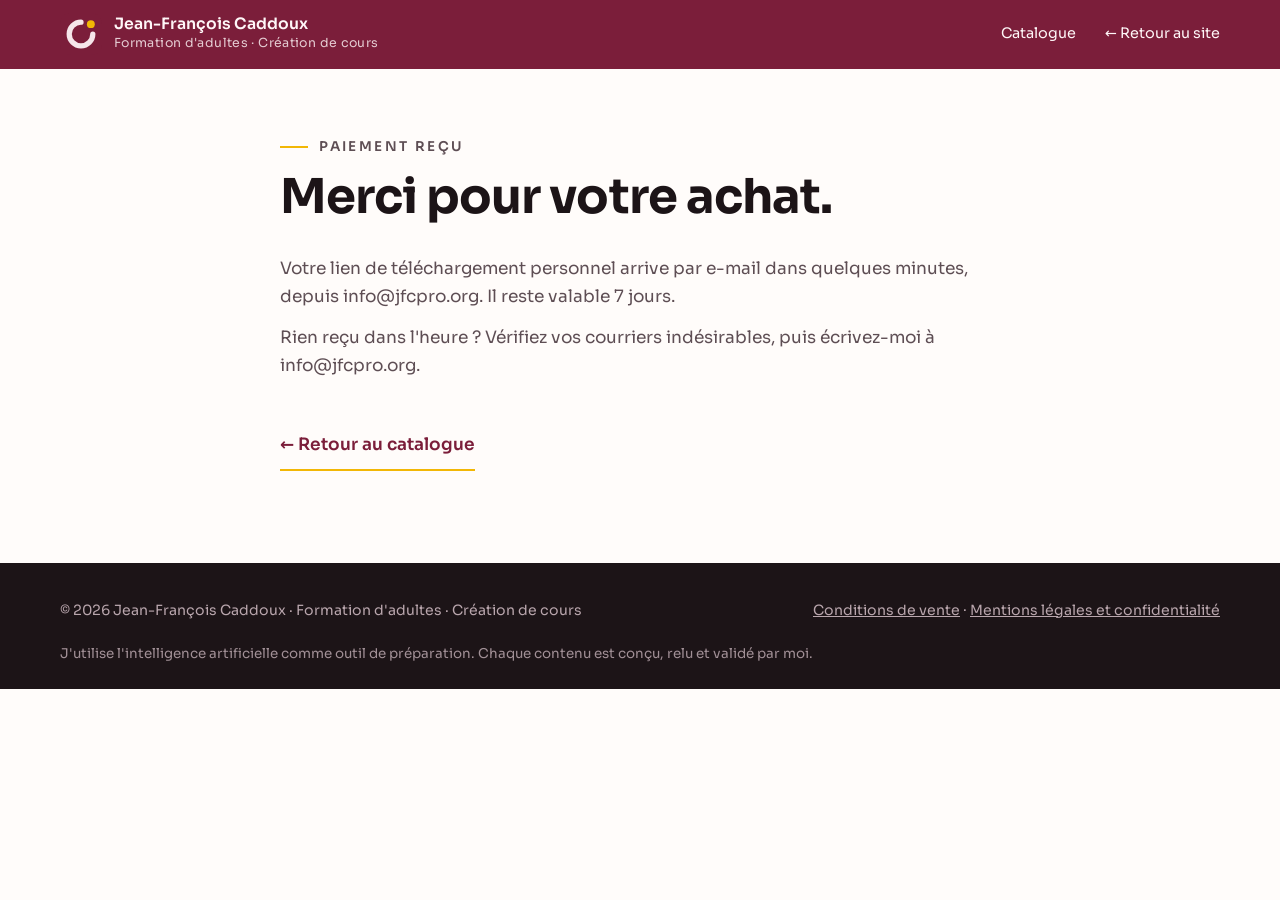
<file: merci-achat.html>
<!doctype html>
<html lang="fr">
<head>
<meta charset="utf-8">
<meta name="viewport" content="width=device-width, initial-scale=1, viewport-fit=cover">
<title>Merci pour votre achat · Jean-François Caddoux</title>
<meta name="description" content="Jean-François Caddoux, formation d'adultes et création de cours en Suisse romande. Des cours qui partent du travail réel : réseaux électriques, gestion de projets, organisation d'équipes, management et négociation.">
<link rel="icon" href="images/logo.svg" type="image/svg+xml">
<meta name="robots" content="noindex">
<link rel="canonical" href="https://jfcpro.org/merci-achat.html">
<meta name="theme-color" content="#7B1E3A">
<meta property="og:type" content="website">
<meta property="og:locale" content="fr_CH">
<meta property="og:site_name" content="Jean-François Caddoux">
<meta property="og:title" content="Merci pour votre achat · Jean-François Caddoux">
<meta property="og:description" content="Jean-François Caddoux, formation d'adultes et création de cours en Suisse romande. Des cours qui partent du travail réel : réseaux électriques, gestion de projets, organisation d'équipes, management et négociation.">
<meta property="og:url" content="https://jfcpro.org/merci-achat.html">
<meta property="og:image" content="https://jfcpro.org/images/partage.png">
<meta property="og:image:width" content="1200">
<meta property="og:image:height" content="630">
<meta name="twitter:card" content="summary_large_image">
<link rel="apple-touch-icon" href="images/icone-180.png">
<link rel="preconnect" href="https://fonts.googleapis.com"><link rel="preconnect" href="https://fonts.gstatic.com" crossorigin><link rel="stylesheet" href="https://fonts.googleapis.com/css2?family=Instrument+Serif:ital@1&family=Sora:wght@400;600;700;800&display=swap">
<link rel="stylesheet" href="style.css">
<script>document.documentElement.classList.add("js")</script>
<script src="script.js" defer></script>
</head>
<body>
<header class="top">
  <div class="wrap top-in">
    <a class="brand" href="index.html" aria-label="Retour à l'accueil">
      <svg viewBox="0 0 64 64" aria-hidden="true"><rect width="64" height="64" rx="16" fill="#7B1E3A"/><path d="M32 14 A18 18 0 1 0 50 32" fill="none" stroke="#F6E6EA" stroke-width="8" stroke-linecap="round"/><circle cx="47" cy="17" r="6" fill="#F2B705"/></svg>
      <span><b>Jean-François Caddoux</b><small>Formation d'adultes · Création de cours</small></span>
    </a>
    <nav class="nav"><a href="catalogue.html">Catalogue</a><a href="index.html">← Retour au site</a></nav>
  </div>
</header>
<main class="legal" id="contenu">
  <div class="wrap">
    <p class="eyebrow">Paiement reçu</p>
    <h1>Merci pour votre achat.</h1>
    <p>Votre lien de téléchargement personnel arrive par e-mail dans quelques minutes, depuis info@jfcpro.org. Il reste valable 7 jours.</p>
    <p>Rien reçu dans l'heure ? Vérifiez vos courriers indésirables, puis écrivez-moi à info@jfcpro.org.</p>
    <p><a class="link-arrow" href="catalogue.html">← Retour au catalogue</a></p>
  </div>
</main>
<footer class="foot">
  <div class="wrap foot-in">
    <p>© 2026 Jean-François Caddoux · Formation d'adultes · Création de cours</p>
    <p><a href="cgv.html">Conditions de vente</a> · <a href="mentions-legales.html">Mentions légales et confidentialité</a></p>
    <p class="foot-ia">J'utilise l'intelligence artificielle comme outil de préparation. Chaque contenu est conçu, relu et validé par moi.</p>
  </div>
</footer>

</body>
</html>
</file>
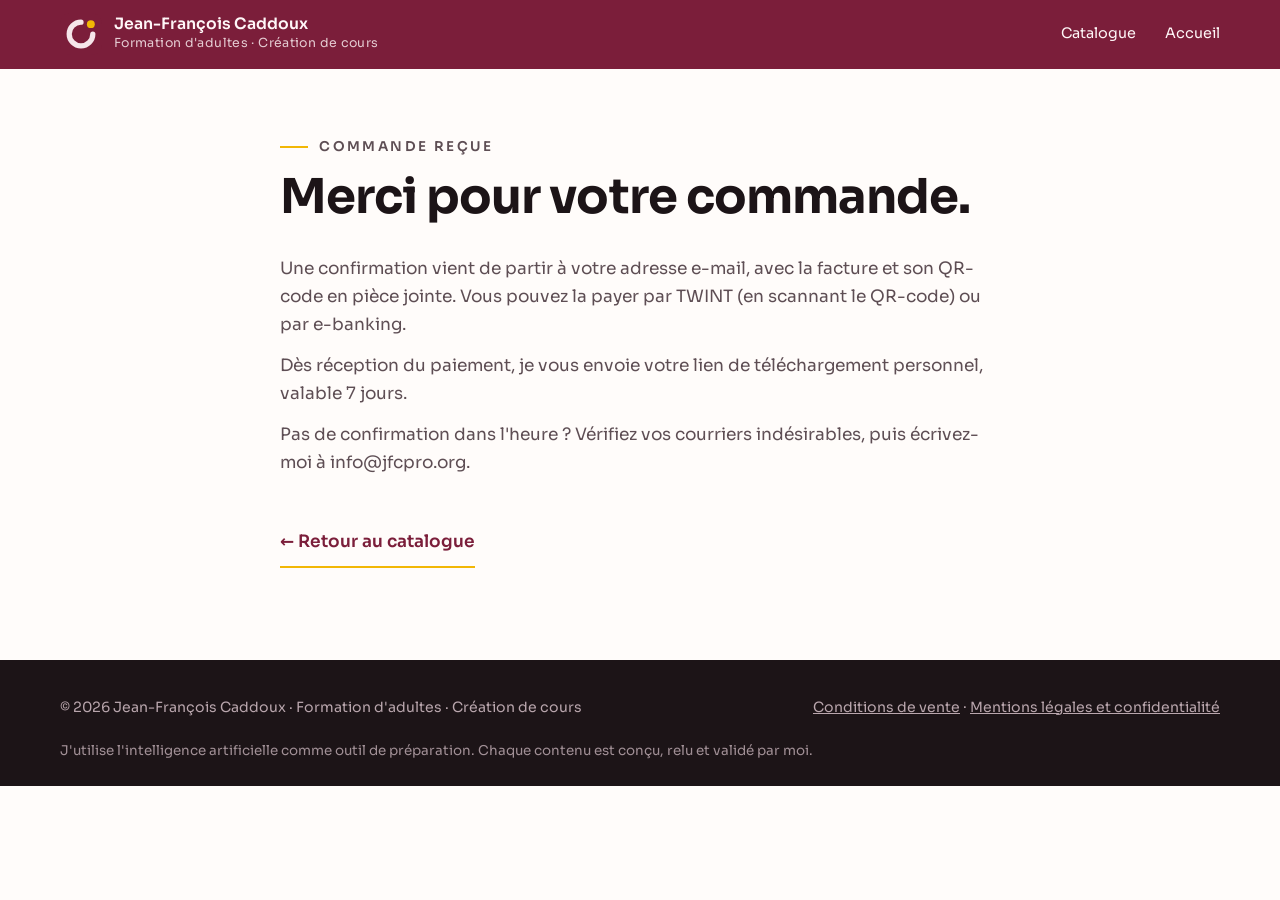
<file: merci-commande.html>
<!doctype html>
<html lang="fr">
<head>
<meta charset="utf-8">
<meta name="viewport" content="width=device-width, initial-scale=1, viewport-fit=cover">
<title>Merci pour votre commande · Jean-François Caddoux</title>
<meta name="description" content="Jean-François Caddoux, formation d'adultes et création de cours en Suisse romande. Des cours qui partent du travail réel : réseaux électriques, gestion de projets, organisation d'équipes, management et négociation.">
<link rel="icon" href="images/logo.svg" type="image/svg+xml">
<meta name="robots" content="noindex">
<link rel="canonical" href="https://jfcpro.org/merci-commande.html">
<meta name="theme-color" content="#7B1E3A">
<meta property="og:type" content="website">
<meta property="og:locale" content="fr_CH">
<meta property="og:site_name" content="Jean-François Caddoux">
<meta property="og:title" content="Merci pour votre commande · Jean-François Caddoux">
<meta property="og:description" content="Jean-François Caddoux, formation d'adultes et création de cours en Suisse romande. Des cours qui partent du travail réel : réseaux électriques, gestion de projets, organisation d'équipes, management et négociation.">
<meta property="og:url" content="https://jfcpro.org/merci-commande.html">
<meta property="og:image" content="https://jfcpro.org/images/partage.png">
<meta property="og:image:width" content="1200">
<meta property="og:image:height" content="630">
<meta name="twitter:card" content="summary_large_image">
<link rel="apple-touch-icon" href="images/icone-180.png">
<link rel="preconnect" href="https://fonts.googleapis.com"><link rel="preconnect" href="https://fonts.gstatic.com" crossorigin><link rel="stylesheet" href="https://fonts.googleapis.com/css2?family=Instrument+Serif:ital@1&family=Sora:wght@400;600;700;800&display=swap">
<link rel="stylesheet" href="style.css">
<script>document.documentElement.classList.add("js")</script>
<script src="script.js" defer></script>
</head>
<body>
<header class="top">
  <div class="wrap top-in">
    <a class="brand" href="index.html" aria-label="Retour à l'accueil">
      <svg viewBox="0 0 64 64" aria-hidden="true"><rect width="64" height="64" rx="16" fill="#7B1E3A"/><path d="M32 14 A18 18 0 1 0 50 32" fill="none" stroke="#F6E6EA" stroke-width="8" stroke-linecap="round"/><circle cx="47" cy="17" r="6" fill="#F2B705"/></svg>
      <span><b>Jean-François Caddoux</b><small>Formation d'adultes · Création de cours</small></span>
    </a>
    <nav class="nav"><a href="catalogue.html">Catalogue</a><a href="index.html">Accueil</a></nav>
  </div>
</header>
<main class="legal" id="contenu">
  <div class="wrap">
    <p class="eyebrow">Commande reçue</p>
    <h1>Merci pour votre commande.</h1>
    <p>Une confirmation vient de partir à votre adresse e-mail, avec la facture et son QR-code en pièce jointe. Vous pouvez la payer par TWINT (en scannant le QR-code) ou par e-banking.</p>
    <p>Dès réception du paiement, je vous envoie votre lien de téléchargement personnel, valable 7 jours.</p>
    <p>Pas de confirmation dans l'heure ? Vérifiez vos courriers indésirables, puis écrivez-moi à info@jfcpro.org.</p>
    <p><a class="link-arrow" href="catalogue.html">← Retour au catalogue</a></p>
  </div>
</main>
<footer class="foot">
  <div class="wrap foot-in">
    <p>© 2026 Jean-François Caddoux · Formation d'adultes · Création de cours</p>
    <p><a href="cgv.html">Conditions de vente</a> · <a href="mentions-legales.html">Mentions légales et confidentialité</a></p>
    <p class="foot-ia">J'utilise l'intelligence artificielle comme outil de préparation. Chaque contenu est conçu, relu et validé par moi.</p>
  </div>
</footer>

</body>
</html>
</file>
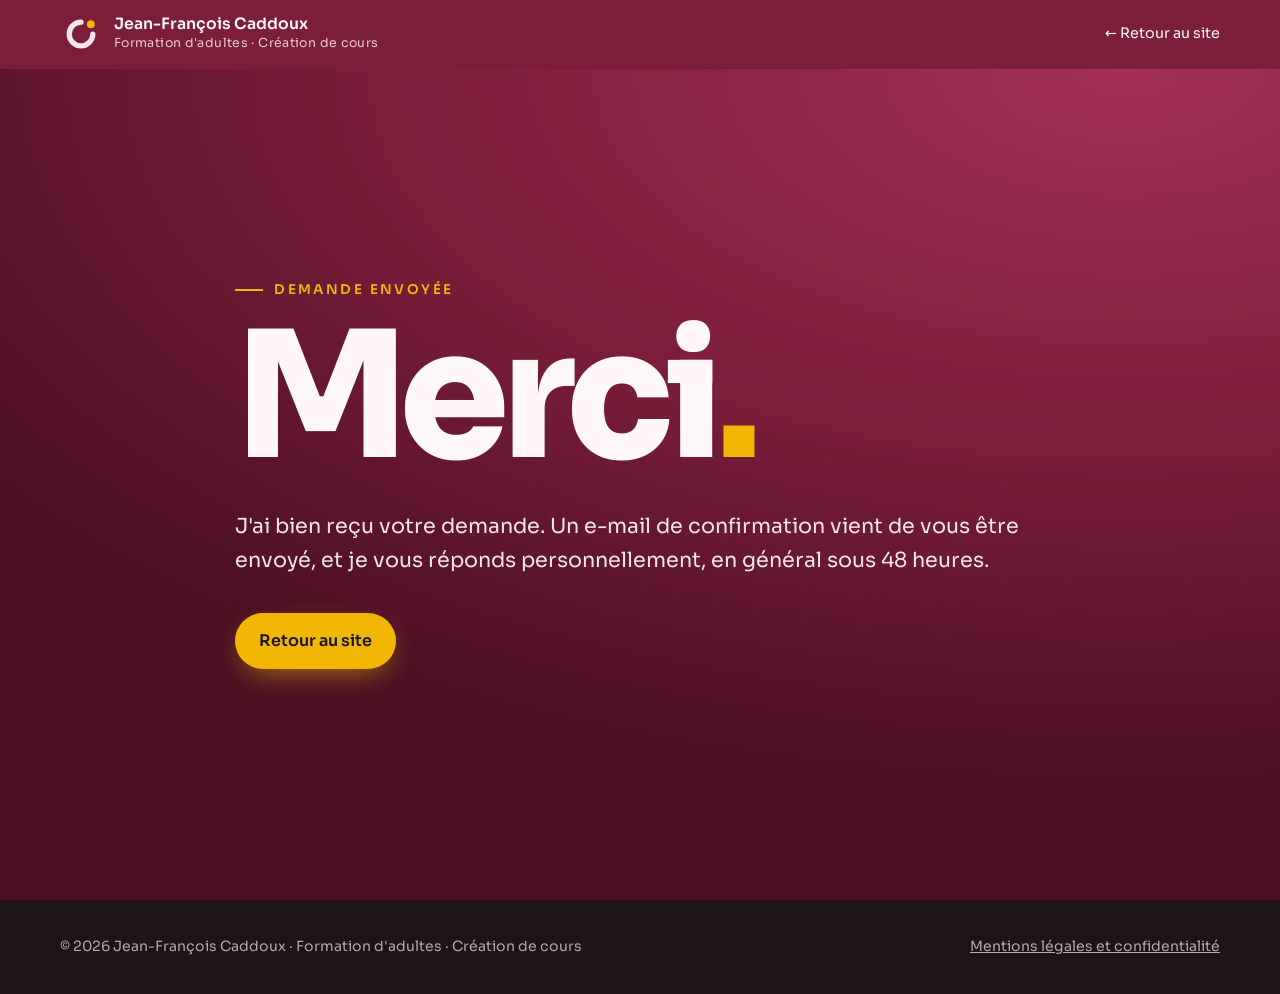
<file: merci.html>
<!doctype html>
<html lang="fr">
<head>
<meta charset="utf-8">
<meta name="viewport" content="width=device-width, initial-scale=1, viewport-fit=cover">
<title>Merci · Jean-François Caddoux</title>
<meta name="description" content="Jean-François Caddoux, formation d'adultes et création de cours en Suisse romande. Des cours qui partent du travail réel : réseaux électriques, gestion de projets, organisation d'équipes, management et négociation.">
<link rel="icon" href="images/logo.svg" type="image/svg+xml">
<meta name="robots" content="noindex">
<link rel="canonical" href="https://jfcpro.org/merci.html">
<meta name="theme-color" content="#7B1E3A">
<meta property="og:type" content="website">
<meta property="og:locale" content="fr_CH">
<meta property="og:site_name" content="Jean-François Caddoux">
<meta property="og:title" content="Merci · Jean-François Caddoux">
<meta property="og:description" content="Jean-François Caddoux, formation d'adultes et création de cours en Suisse romande. Des cours qui partent du travail réel : réseaux électriques, gestion de projets, organisation d'équipes, management et négociation.">
<meta property="og:url" content="https://jfcpro.org/merci.html">
<meta property="og:image" content="https://jfcpro.org/images/partage.png">
<meta property="og:image:width" content="1200">
<meta property="og:image:height" content="630">
<meta name="twitter:card" content="summary_large_image">
<link rel="apple-touch-icon" href="images/icone-180.png">
<link rel="preconnect" href="https://fonts.googleapis.com"><link rel="preconnect" href="https://fonts.gstatic.com" crossorigin><link rel="stylesheet" href="https://fonts.googleapis.com/css2?family=Instrument+Serif:ital@1&family=Sora:wght@400;600;700;800&display=swap">
<link rel="stylesheet" href="style.css">
<script>document.documentElement.classList.add("js")</script>
<script src="script.js" defer></script>
</head>
<body>
<header class="top">
  <div class="wrap top-in">
    <a class="brand" href="index.html" aria-label="Retour à l'accueil">
      <svg viewBox="0 0 64 64" aria-hidden="true"><rect width="64" height="64" rx="16" fill="#7B1E3A"/><path d="M32 14 A18 18 0 1 0 50 32" fill="none" stroke="#F6E6EA" stroke-width="8" stroke-linecap="round"/><circle cx="47" cy="17" r="6" fill="#F2B705"/></svg>
      <span><b>Jean-François Caddoux</b><small>Formation d'adultes · Création de cours</small></span>
    </a>
    <nav class="nav"><a href="index.html">← Retour au site</a></nav>
  </div>
</header>
<main class="thanks">
  <div class="wrap">
    <p class="eyebrow">Demande envoyée</p>
    <h1>Merci<b class="dot">.</b></h1>
    <p class="lead">J'ai bien reçu votre demande. Un e-mail de confirmation vient de vous être envoyé, et je vous réponds personnellement, en général sous 48 heures.</p>
    <a class="btn btn-main" href="index.html"><span>Retour au site</span></a>
  </div>
</main>
<footer class="foot">
  <div class="wrap foot-in">
    <p>© 2026 Jean-François Caddoux · Formation d'adultes · Création de cours</p>
    <p><a href="mentions-legales.html">Mentions légales et confidentialité</a></p>
  </div>
</footer>

</body>
</html>
</file>
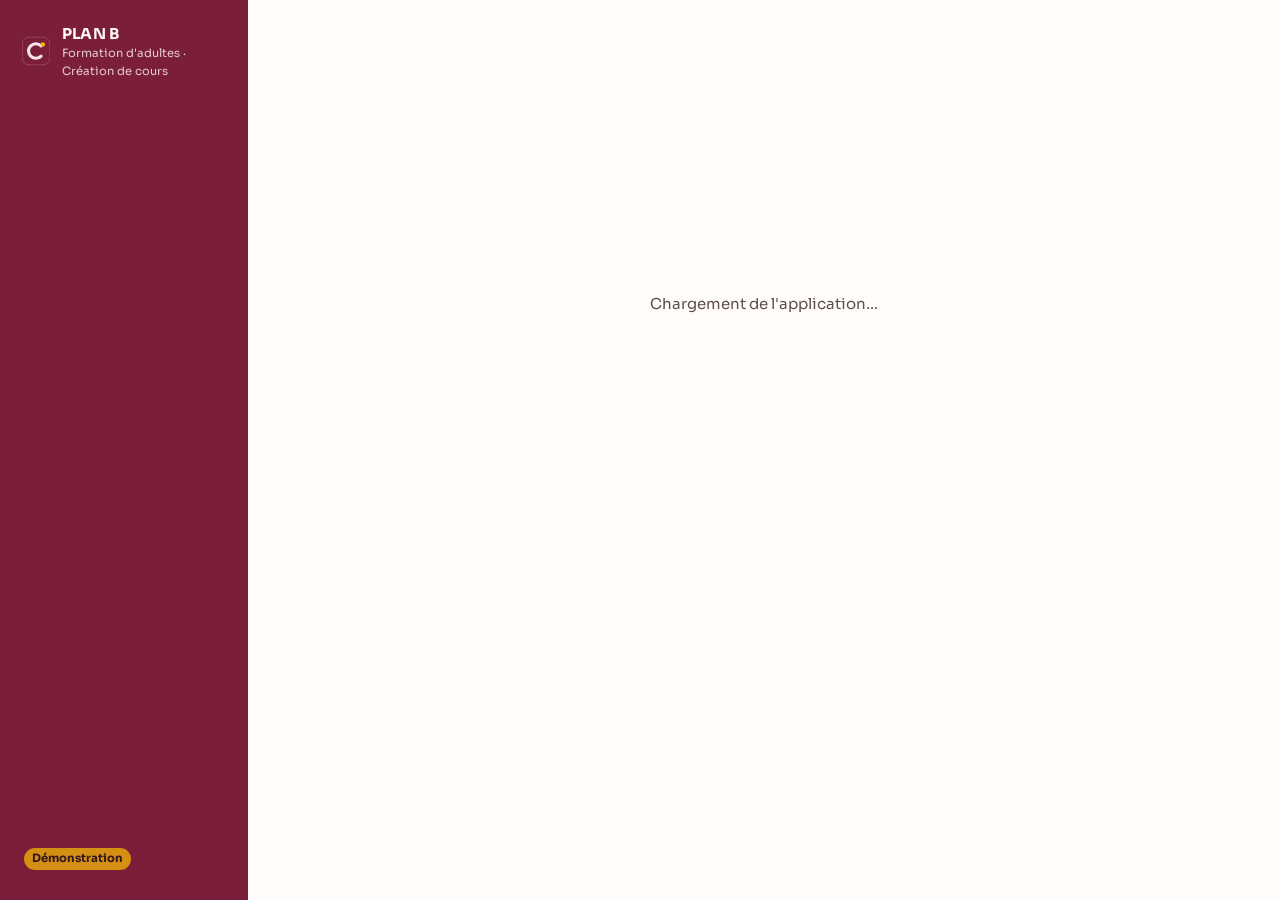
<file: espace/app.html>
<!doctype html>
<html lang="fr">
<head>
<meta charset="utf-8">
<meta name="viewport" content="width=device-width, initial-scale=1">
<meta name="robots" content="noindex, nofollow">
<title>Application PLAN B</title>
<link rel="preconnect" href="https://fonts.googleapis.com">
<link href="https://fonts.googleapis.com/css2?family=Sora:wght@400;600;700&display=swap" rel="stylesheet">
<style>
/* Application PLAN B · charte Caddoux (bordeaux + doré, Sora). Interface sans données : tout vient du Drive de Jeff. */
:root{
  --bordeaux:#7B1E3A;--bordeaux-2:#9C566B;--nuit:#1C1417;--dore:#F2B705;--dore-txt:#85650F;
  --rose:#F6E6EA;--dore-pale:#FEF4D6;--mark:#FCE7A8;--filet:#F7D46B;--sauge:#DDE9E1;
  --bg:#FFFCFA;--bg-alt:#FBF1F3;--fg:#1C1417;--muted:#5E4E54;--line:#E8D6DB;--card:#FFFFFF;
  --side:#7B1E3A;--side-fg:#FFF7F8;--alerte:#B3261E;
  --font:"Sora","Segoe UI",system-ui,sans-serif;
}
@media (prefers-color-scheme:dark){:root:not([data-theme="light"]){
  --bg:#1C1417;--bg-alt:#24191D;--fg:#F6E6EA;--muted:#C7B3BA;--line:#3D2A31;--card:#2A1D22;
  --side:#4A0F22;--dore-txt:#F2B705;--rose:#3A2229;--dore-pale:#33290F;--mark:#5C4708;--sauge:#22332A;color-scheme:dark}}
:root[data-theme="dark"]{--bg:#1C1417;--bg-alt:#24191D;--fg:#F6E6EA;--muted:#C7B3BA;--line:#3D2A31;--card:#2A1D22;
  --side:#4A0F22;--dore-txt:#F2B705;--rose:#3A2229;--dore-pale:#33290F;--mark:#5C4708;--sauge:#22332A;color-scheme:dark}
*{box-sizing:border-box}
html,body{margin:0;height:100%}
body{background:var(--bg);color:var(--fg);font:400 15px/1.55 var(--font);}
button,input,select,textarea{font:inherit;color:inherit}
a{color:var(--bordeaux)} :root[data-theme="dark"] a{color:var(--dore)}
@media (prefers-color-scheme:dark){:root:not([data-theme="light"]) a{color:var(--dore)}}
.app{display:grid;grid-template-columns:248px 1fr;min-height:100vh}
aside{background:var(--side);color:var(--side-fg);padding:22px 16px;display:flex;flex-direction:column;gap:6px;position:sticky;top:0;height:100vh}
.marque{display:flex;gap:12px;align-items:center;margin:0 6px 22px}
.marque b{display:block;font-weight:700;font-size:15px;letter-spacing:.01em}
.marque small{display:block;font-size:11.5px;opacity:.8}
nav button{display:flex;gap:12px;align-items:center;width:100%;text-align:left;border:0;background:none;color:inherit;
  padding:10px 12px;border-radius:10px;cursor:pointer;font-weight:600;font-size:14px;opacity:.86}
nav button:hover{background:rgba(255,255,255,.08);opacity:1}
nav button[aria-current="page"]{background:rgba(255,255,255,.14);opacity:1;box-shadow:inset 3px 0 0 var(--dore)}
nav svg{width:18px;height:18px;flex:none}
.side-pied{margin-top:auto;font-size:11.5px;opacity:.75;padding:0 8px}
.side-pied .mode{display:inline-block;margin-bottom:8px;padding:2px 8px;border-radius:99px;background:var(--dore);color:var(--nuit);font-weight:700;opacity:1}
main{padding:34px 40px 60px;max-width:1180px;width:100%}
h1{font-size:30px;line-height:1.15;margin:0 0 6px;font-weight:700;letter-spacing:-.01em}
h1 em{font-style:normal;color:var(--bordeaux)}
:root[data-theme="dark"] h1 em{color:var(--dore)}
@media (prefers-color-scheme:dark){:root:not([data-theme="light"]) h1 em{color:var(--dore)}}
h2{font-size:17px;margin:28px 0 12px;font-weight:700}
.sous{color:var(--muted);margin:0 0 24px}
.grille{display:grid;gap:16px;grid-template-columns:repeat(auto-fill,minmax(250px,1fr))}
.carte{background:var(--card);border:1px solid var(--line);border-radius:16px;padding:18px 18px 16px;position:relative}
.carte h3{margin:0 0 6px;font-size:15px;font-weight:700}
.carte p{margin:0;color:var(--muted);font-size:13.5px}
.chiffre{font-size:38px;font-weight:700;color:var(--bordeaux);line-height:1}
:root[data-theme="dark"] .chiffre{color:var(--dore)}
@media (prefers-color-scheme:dark){:root:not([data-theme="light"]) .chiffre{color:var(--dore)}}
.bandeau{border-top:4px solid var(--filet)}
.btn{display:inline-flex;gap:8px;align-items:center;border:1px solid var(--bordeaux);background:var(--bordeaux);color:#fff;
  padding:9px 16px;border-radius:10px;font-weight:600;font-size:14px;cursor:pointer;text-decoration:none}
.btn:hover{filter:brightness(1.08)}
.btn.sec{background:transparent;color:var(--bordeaux)}
:root[data-theme="dark"] .btn.sec{color:var(--dore);border-color:var(--dore)}
@media (prefers-color-scheme:dark){:root:not([data-theme="light"]) .btn.sec{color:var(--dore);border-color:var(--dore)}}
.btn.dore{background:var(--dore);border-color:var(--dore);color:var(--nuit)}
.btn[disabled]{opacity:.5;cursor:wait}
.btn.petit{padding:5px 10px;font-size:12.5px}
.barre{display:flex;flex-wrap:wrap;gap:10px;align-items:center;margin:0 0 16px}
.barre .esp{flex:1}
input[type=text],input[type=date],input[type=search],select,textarea{background:var(--card);border:1px solid var(--line);border-radius:10px;padding:9px 12px;min-width:0}
input:focus,select:focus,textarea:focus,button:focus-visible{outline:2px solid var(--dore);outline-offset:1px}
textarea{width:100%;resize:vertical}
label.ch{display:block;font-size:12.5px;font-weight:600;color:var(--muted);margin:12px 0 4px}
label.ch input,label.ch select,label.ch textarea{display:block;width:100%;margin-top:4px;font-weight:400;color:var(--fg)}
.liste{display:flex;flex-direction:column;gap:8px}
.ligne{display:grid;grid-template-columns:auto 1fr auto;gap:14px;align-items:center;background:var(--card);border:1px solid var(--line);border-radius:12px;padding:12px 14px}
.ligne.fait{opacity:.55}.ligne.fait .t{text-decoration:line-through}
.ligne .t{font-weight:600}
.ligne .m{font-size:12.5px;color:var(--muted)}
.coche{width:22px;height:22px;border-radius:7px;border:2px solid var(--bordeaux-2);background:none;cursor:pointer;display:grid;place-items:center;padding:0}
.coche.on{background:var(--dore);border-color:var(--dore)}
.pastille{display:inline-block;font-size:11px;font-weight:700;padding:2px 8px;border-radius:99px;background:var(--bg-alt);color:var(--muted);margin-right:4px;white-space:nowrap}
.p-haute{background:var(--rose);color:var(--bordeaux)}
.p-idee{background:var(--bg-alt)}.p-en_cours{background:var(--mark);color:var(--nuit)}.p-pret{background:var(--sauge);color:var(--nuit)}
.p-retard{background:var(--alerte);color:#fff}
.onglets{display:flex;gap:6px;flex-wrap:wrap}
.onglets button{border:1px solid var(--line);background:var(--card);padding:6px 12px;border-radius:99px;cursor:pointer;font-size:13px;font-weight:600}
.onglets button[aria-pressed="true"]{background:var(--bordeaux);border-color:var(--bordeaux);color:#fff}
/* Boîte « Tuile » de la charte */
.tuile{display:flex;gap:14px;align-items:flex-start;background:var(--card);border:1px solid var(--line);border-radius:14px;padding:14px 16px;margin:16px 0}
.tuile .ic{flex:none;width:40px;height:40px;border-radius:11px;display:grid;place-items:center;background:linear-gradient(135deg,#F2B705,#7B1E3A);color:#fff}
.tuile .ic svg{width:22px;height:22px}
.tuile b{display:block;font-size:11px;letter-spacing:.08em;color:var(--dore-txt)}
.tuile.q b{color:var(--bordeaux)}
.tuile p{margin:2px 0 0;font-size:13.5px}
.atelier{display:grid;grid-template-columns:minmax(280px,380px) 1fr;gap:22px;align-items:start}
.resultat{min-height:420px;font-family:var(--font);font-size:14px;line-height:1.6}
.apercu{background:var(--card);border:1px solid var(--line);border-radius:14px;padding:22px 26px;max-height:640px;overflow:auto}
.apercu h1{font-size:22px;color:var(--bordeaux)} .apercu h2{color:var(--bordeaux);margin-top:18px}
.apercu h3{font-size:14.5px;margin:14px 0 6px}
.apercu .tuile{margin:10px 0}
.etat{padding:12px 14px;border-radius:12px;background:var(--dore-pale);border:1px solid var(--filet);font-size:13.5px;margin:12px 0}
.etat.err{background:var(--rose);border-color:var(--bordeaux-2)}
.vide{color:var(--muted);font-size:14px;padding:26px;text-align:center;border:1px dashed var(--line);border-radius:14px}
dialog{border:0;border-radius:18px;padding:0;max-width:620px;width:calc(100% - 32px);background:var(--card);color:var(--fg);box-shadow:0 24px 60px rgba(28,20,23,.3)}
dialog::backdrop{background:rgba(28,20,23,.45)}
dialog form{padding:22px 24px}
dialog h3{margin:0 0 4px;font-size:18px}
.dlg-pied{display:flex;gap:10px;justify-content:flex-end;margin-top:18px;flex-wrap:wrap}
.dlg-pied .gauche{margin-right:auto}
.deux{display:grid;grid-template-columns:1fr 1fr;gap:0 14px}
.outil{display:flex;gap:12px;align-items:flex-start;text-decoration:none;color:inherit}
.outil:hover{border-color:var(--bordeaux-2)}
.outil .ic{flex:none;width:38px;height:38px;border-radius:10px;background:var(--rose);display:grid;place-items:center;color:var(--bordeaux)}
.groupe{font-size:12px;font-weight:700;letter-spacing:.08em;text-transform:uppercase;color:var(--dore-txt);margin:26px 0 10px}
.pied{margin-top:40px;padding-top:16px;border-top:1px solid var(--line);font-size:12px;color:var(--muted)}
.chargement{display:grid;place-items:center;height:60vh;color:var(--muted)}
.toast{position:fixed;bottom:22px;right:22px;background:var(--nuit);color:#fff;padding:12px 16px;border-radius:12px;font-size:13.5px;box-shadow:0 10px 30px rgba(0,0,0,.25);max-width:360px;z-index:9}
.burger{display:none}
@media (max-width:860px){
  .app{grid-template-columns:1fr}
  aside{position:static;height:auto;padding:12px 16px;flex-direction:row;flex-wrap:wrap;align-items:center}
  .marque{margin:0;flex:1}
  .burger{display:inline-flex;background:none;border:1px solid rgba(255,255,255,.4);color:#fff;border-radius:10px;padding:7px 10px}
  nav{display:none;width:100%;margin-top:10px}
  aside.ouvert nav{display:block}
  .side-pied{display:none}
  main{padding:22px 16px 48px}
  h1{font-size:24px}
  .atelier,.deux{grid-template-columns:1fr}
  .ligne{grid-template-columns:auto 1fr}
  .ligne .act{grid-column:1/-1;justify-self:end}
}
</style>
</head>
<body>
<div class="app" id="app">
  <aside id="side">
    <div class="marque">
      <svg width="40" height="40" viewBox="0 0 100 100" aria-hidden="true"><rect x="1" y="1" width="98" height="98" rx="24" fill="#7B1E3A" stroke="rgba(255,255,255,.3)" stroke-width="2"/><path d="M68 32a26 26 0 1 0 0 36" fill="none" stroke="#F6E6EA" stroke-width="11" stroke-linecap="round"/><circle cx="74" cy="27" r="8" fill="#F2B705"/></svg>
      <div><b>PLAN B</b><small>Formation d'adultes · Création de cours</small></div>
    </div>
    <button class="burger" id="burger" aria-label="Menu" aria-expanded="false">☰</button>
    <nav id="nav"></nav>
    <div class="side-pied"><span class="mode" id="mode" hidden>Démonstration</span><div id="compte"></div></div>
  </aside>
  <main id="vue"><div class="chargement">Chargement de l'application…</div></main>
</div>
<dialog id="dlg"><form method="dialog" id="dlgForm"></form></dialog>

<script>
/* Affiche toute erreur dans la page (utile dans l'application Google, sans console). */
window.addEventListener("error", function(e){ var v=document.getElementById("vue"); if(v) v.innerHTML='<div style="padding:16px;border-radius:12px;background:#F6E6EA;color:#7B1E3A;font-size:14px">Erreur de l\'application : '+String(e.message||e.error||"inconnue").replace(/</g,"&lt;")+'</div>'; });
</script>
<script src="https://jfcpro.org/espace/app.js?v=2"></script>

</body>
</html>
</file>
<file: style.css>
/* Charte Caddoux (validée 21.11.2026) : bordeaux + doré, Sora.
   Version 2 (22.11.2026), dynamique : accroche plein écran animée, bandeau défilant, démarche à numéros géants,
   livrables sur fond nuit, parcours en frise. Les animations se coupent avec « réduire les animations ». */
:root {
  --bordeaux: #7B1E3A;
  --bordeaux-2: #9C566B;
  --nuit: #1C1417;
  --dore: #F2B705;
  --dore-txt: #85650F;
  --rose: #F6E6EA;
  --dore-pale: #FEF4D6;
  --bg: #FFFCFA;
  --bg-alt: #FBF1F3;
  --fg: #1C1417;
  --muted: #5E4E54;
  --line: #E8D6DB;
  --card: #FFFFFF;
  --hero-bg: #7B1E3A;
  --hero-fg: #FFF7F8;
  --mark: #FCE7A8;
  --font: "Sora", "Segoe UI", system-ui, sans-serif;
  --serif: "Instrument Serif", Georgia, "Times New Roman", serif;
  --ease: cubic-bezier(.2, .8, .2, 1);
}
@media (prefers-color-scheme: dark) {
  :root:not([data-theme="light"]) {
    --bg: #1C1417; --bg-alt: #24191D; --fg: #F6E6EA; --muted: #C7B3BA;
    --line: #3D2A31; --card: #2A1D22; --hero-bg: #5A1229; --dore-txt: #F2B705;
    --rose: #3A2229; --dore-pale: #33290F; --mark: #5C4708; color-scheme: dark;
  }
}
:root[data-theme="dark"] {
  --bg: #1C1417; --bg-alt: #24191D; --fg: #F6E6EA; --muted: #C7B3BA;
  --line: #3D2A31; --card: #2A1D22; --hero-bg: #5A1229; --dore-txt: #F2B705;
  --rose: #3A2229; --dore-pale: #33290F; --mark: #5C4708; color-scheme: dark;
}

* { box-sizing: border-box; }
html { scroll-behavior: smooth; scroll-padding-top: 76px; overflow-x: clip; }
body { margin: 0; background: var(--bg); color: var(--fg); font-family: var(--font); font-size: 17px; line-height: 1.65; overflow-x: clip; }
img { max-width: 100%; height: auto; }
a { color: inherit; }
a:focus-visible, .btn:focus-visible { outline: 3px solid var(--dore); outline-offset: 3px; border-radius: 6px; }
h1, h2, h3 { line-height: 1.08; text-wrap: balance; margin: 0; }
h2 { font-size: clamp(2rem, 4.6vw, 3.5rem); font-weight: 700; letter-spacing: -0.03em; }
h3 { font-size: 1.2rem; font-weight: 600; letter-spacing: -0.01em; }
p { margin: 0; }
em { font-style: normal; }
h2 em { background: linear-gradient(var(--mark), var(--mark)) no-repeat 0 88% / 100% .32em; }
.js h2[data-r] em { background-size: 0 .32em; transition: background-size .9s var(--ease) .45s; }
.js h2[data-r].in em { background-size: 100% .32em; }
.wrap { max-width: 1200px; margin: 0 auto; padding-left: max(20px, env(safe-area-inset-left, 0px)); padding-right: max(20px, env(safe-area-inset-right, 0px)); }
.eyebrow { font-size: .84rem; font-weight: 600; letter-spacing: .18em; text-transform: uppercase; color: var(--dore-txt); margin-bottom: 1.1rem; display: flex; align-items: center; gap: .7rem; }
.eyebrow::before { content: ""; width: 28px; height: 2px; background: var(--dore); flex: none; }
.intro { color: var(--muted); max-width: 58ch; margin-top: 1.3rem; font-size: 1.05rem; }

/* Apparition au défilement (seulement si le script tourne) */
.js [data-r] { opacity: 0; transform: translateY(34px); transition: opacity .8s var(--ease), transform .9s var(--ease); transition-delay: calc(var(--d, 0) * 90ms); }
.js [data-r].in { opacity: 1; transform: none; }

/* Barre de progression de lecture */
.progress { position: fixed; inset: 0 0 auto 0; height: 3px; z-index: 12; background: var(--dore); transform: scaleX(var(--p, 0)); transform-origin: 0 50%; }

/* En-tête */
.top { position: fixed; inset: env(safe-area-inset-top, 0px) 0 auto 0; z-index: 10; background: var(--hero-bg); color: var(--hero-fg); transition: background .4s, box-shadow .4s; }
.js body:has(.hero) .top:not(.scrolled) { background: transparent; }
.top.scrolled { background: color-mix(in srgb, var(--hero-bg) 88%, transparent); backdrop-filter: blur(14px); -webkit-backdrop-filter: blur(14px); box-shadow: 0 1px 0 rgba(255, 247, 248, .12); }
.top-in { display: flex; align-items: center; justify-content: space-between; gap: 1rem; padding-block: .75rem; }
.brand { display: flex; align-items: center; gap: .75rem; text-decoration: none; min-width: 0; }
.brand svg { width: 42px; height: 42px; flex: none; transition: transform .6s var(--ease); }
.brand:hover svg { transform: rotate(-90deg); }
.brand b { display: block; font-weight: 600; font-size: .98rem; line-height: 1.2; }
.brand small { display: block; font-size: .78rem; opacity: .8; letter-spacing: .03em; }
.nav { display: flex; gap: .25rem 1.6rem; align-items: center; font-size: .9rem; }
.nav a { text-decoration: none; position: relative; padding: .65rem 0; }
.burger { display: none; width: 46px; height: 46px; margin-right: -.5rem; padding: 0; border: 0; background: none; color: inherit; cursor: pointer; place-content: center; gap: 6px; border-radius: 12px; }
.burger span { display: block; width: 24px; height: 2.5px; border-radius: 2px; background: currentColor; transition: transform .35s var(--ease), opacity .2s; }
.burger span:nth-child(2) { width: 16px; background: var(--dore); justify-self: end; }
.burger[aria-expanded=true] span:nth-child(1) { transform: translateY(8.5px) rotate(45deg); }
.burger[aria-expanded=true] span:nth-child(2) { opacity: 0; }
.burger[aria-expanded=true] span:nth-child(3) { transform: translateY(-8.5px) rotate(-45deg); }
.burger:focus-visible, button:focus-visible { outline: 3px solid var(--dore); outline-offset: 3px; }
.skip { position: fixed; left: 1rem; top: -5rem; z-index: 30; background: var(--dore); color: var(--nuit); font-weight: 700; padding: .7rem 1.1rem; border-radius: 999px; text-decoration: none; transition: top .2s; }
.skip:focus { top: 1rem; }
.cards-hint { display: none; align-items: center; gap: .5rem; margin: .2rem 0 0; font-size: .85rem; font-weight: 600; color: var(--dore); }
.cards-hint svg { width: 1.1em; height: 1.1em; }
.nav a:not(.nav-cta)::after { content: ""; position: absolute; left: 0; right: 0; bottom: 0; height: 2px; background: var(--dore); transform: scaleX(0); transform-origin: 100% 50%; transition: transform .35s var(--ease); }
.nav a:not(.nav-cta):hover::after { transform: scaleX(1); transform-origin: 0 50%; }
.nav .nav-cta { border: 1.5px solid var(--dore); padding: .55rem 1.1rem; border-radius: 999px; transition: background .3s, color .3s; }
.nav .nav-cta:hover { background: var(--dore); color: var(--nuit); }

/* Accroche */
.hero { position: relative; overflow: hidden; min-height: 100svh; display: flex; align-items: center; color: var(--hero-fg);
  background: radial-gradient(110% 80% at 88% 8%, #A32F54 0%, var(--hero-bg) 52%, #4A0F22 100%);
  padding-block: clamp(7rem, 14vh, 10rem) clamp(4.5rem, 9vh, 6rem); }
.hero::after { content: ""; position: absolute; inset: 0; pointer-events: none; opacity: .5;
  background-image: radial-gradient(rgba(255, 247, 248, .09) 1px, transparent 1.4px); background-size: 26px 26px;
  mask-image: linear-gradient(120deg, transparent 20%, #000 90%); -webkit-mask-image: linear-gradient(120deg, transparent 20%, #000 90%); }
.hero-glow { position: absolute; width: 640px; height: 640px; left: calc(var(--mx, 72%) - 320px); top: calc(var(--my, 30%) - 320px); border-radius: 50%; pointer-events: none;
  background: radial-gradient(closest-side, rgba(242, 183, 5, .20), transparent); transition: left .5s var(--ease), top .5s var(--ease); }
.hero-ring { position: absolute; right: -12%; top: 50%; width: min(86vw, 820px); color: rgba(246, 230, 234, .11); pointer-events: none;
  translate: calc(var(--px, 0) * -26px) calc(-50% + var(--py, 0) * -26px + var(--sy, 0) * 1px); rotate: calc(var(--sy, 0) * .04deg); }
.hero-ring path { stroke-dasharray: 1; stroke-dashoffset: 0; }
.hero-dot { fill: var(--dore); }
.hero-ring .hero-dot { transform-origin: 335px 68px; }
.hero-in { position: relative; z-index: 1; width: 100%; }
.hero h1 { font-size: clamp(3.3rem, 14.5vw, 10.5rem); font-weight: 800; letter-spacing: -0.055em; line-height: .9; margin-left: -.04em; }
.hero h1 .line { display: block; overflow: hidden; padding-bottom: .12em; margin-bottom: -.12em; }
.hero h1 .line > span { display: block; }
.hero h1 em { font-family: var(--serif); font-style: italic; font-weight: 400; letter-spacing: -0.02em; font-size: 1.12em; line-height: .8; color: var(--dore); }
.hero .dot { color: var(--hero-fg); font-weight: 800; display: inline-block; }
.hero .eyebrow { color: var(--dore); margin-bottom: 1.6rem; }
.lead { font-size: clamp(1.05rem, 1.7vw, 1.3rem); max-width: 54ch; margin-top: 2rem; opacity: .93; }
.hero-actions { display: flex; flex-wrap: wrap; gap: .8rem; margin-top: 2.3rem; }
.btn { display: inline-flex; align-items: center; gap: .6rem; text-decoration: none; font-weight: 600; padding: .95rem 1.5rem; border-radius: 999px; font-size: 1rem; transition: transform .3s var(--ease), background .3s, color .3s, border-color .3s; }
.btn svg { width: 1.15em; height: 1.15em; transition: transform .3s var(--ease); }
.btn:hover { transform: translateY(-3px); }
.btn:hover svg { transform: translateX(5px); }
.btn-main { background: var(--dore); color: var(--nuit); box-shadow: 0 10px 30px -10px rgba(242, 183, 5, .7); }
.btn-ghost { border: 1.5px solid rgba(255, 247, 248, .5); color: var(--hero-fg); }
.btn-ghost:hover { background: var(--hero-fg); color: var(--bordeaux); border-color: var(--hero-fg); }
.facts { display: grid; grid-template-columns: repeat(auto-fit, minmax(210px, 1fr)); gap: 1.5rem 2.5rem; margin: clamp(3rem, 7vh, 5rem) 0 0; padding-top: 1.7rem; border-top: 1px solid rgba(255, 247, 248, .22); max-width: 900px; }
.facts dt [data-count] { font-family: var(--serif); font-style: italic; font-weight: 400; font-size: 1.5em; line-height: .8; }
.facts dt { font-size: 1.5rem; font-weight: 700; color: var(--dore); letter-spacing: -0.02em; font-variant-numeric: tabular-nums; }
.facts dd { margin: .25rem 0 0; font-size: .92rem; opacity: .85; }
.scroll-cue { position: absolute; left: 50%; bottom: calc(18px + env(safe-area-inset-bottom, 0px)); width: 26px; height: 42px; margin-left: -13px; border: 1.5px solid rgba(255, 247, 248, .45); border-radius: 14px; z-index: 1; }
.scroll-cue span { position: absolute; left: 50%; top: 8px; width: 4px; height: 8px; margin-left: -2px; border-radius: 2px; background: var(--dore); animation: cue 1.8s var(--ease) infinite; }

/* Animations d'entrée de l'accroche */
@keyframes rise { from { transform: translateY(105%); } to { transform: none; } }
@keyframes up { from { opacity: 0; transform: translateY(26px); } to { opacity: 1; transform: none; } }
@keyframes draw { from { stroke-dashoffset: 1; } to { stroke-dashoffset: 0; } }
@keyframes pop { 0% { transform: scale(0); } 70% { transform: scale(1.25); } 100% { transform: scale(1); } }
@keyframes pulse { 0%, 100% { transform: scale(1); } 50% { transform: scale(1.14); } }
@keyframes cue { 0% { opacity: 0; transform: translateY(0); } 30% { opacity: 1; } 100% { opacity: 0; transform: translateY(16px); } }
@keyframes slide { to { transform: translateX(-50%); } }
.hero h1 .line > span { animation: rise 1s var(--ease) both; }
.hero h1 .line:nth-child(2) > span { animation-delay: .14s; }
.hero .dot { animation: pop .6s var(--ease) 1s both; }
.up { animation: up .9s var(--ease) both; animation-delay: calc(.25s + var(--d, 0) * .1s); }
.hero-ring path { animation: draw 1.9s var(--ease) .2s both; }
.hero-ring .hero-dot { animation: pop .7s var(--ease) 1.7s both, pulse 4s ease-in-out 2.6s infinite; }

/* Bandeau défilant */
.marquee { background: var(--dore); color: var(--nuit); overflow: hidden; padding-block: 1.05rem; rotate: -1.2deg; margin: -1.4rem -2vw 0; position: relative; z-index: 2; box-shadow: 0 14px 40px -18px rgba(28, 20, 23, .5); }
.marquee-track { display: flex; align-items: center; gap: 2.2rem; width: max-content; animation: slide 38s linear infinite; padding-left: 2.2rem; }
.marquee:hover .marquee-track { animation-play-state: paused; }
.marquee span { font-weight: 700; font-size: clamp(1.05rem, 2.2vw, 1.5rem); letter-spacing: -0.01em; white-space: nowrap; }
.marquee i { width: 12px; height: 12px; border-radius: 50%; background: var(--bordeaux); flex: none; }

/* Sections */
.band { padding-block: clamp(5rem, 11vw, 9rem); }
.band-alt { background: var(--bg-alt); }
.sec-head { margin-bottom: 3rem; }
.link-arrow { display: inline-flex; align-items: center; gap: .5rem; margin-top: 1.8rem; font-weight: 600; text-decoration: none; color: var(--bordeaux); border-bottom: 2px solid var(--dore); padding-bottom: .2rem; }
.link-arrow svg { width: 1.1em; height: 1.1em; transition: transform .3s var(--ease); }
.link-arrow:hover svg { transform: translateX(6px); }
@media (prefers-color-scheme: dark) { :root:not([data-theme="light"]) .link-arrow { color: var(--fg); } }
:root[data-theme="dark"] .link-arrow { color: var(--fg); }

/* Domaines d'expertise : grandes lignes éditoriales */
.domains { list-style: none; margin: 0; padding: 0; border-top: 2px solid var(--fg); }
.domains li { display: grid; grid-template-columns: 6.5rem minmax(0, 5fr) minmax(0, 6fr); gap: 1rem 2rem; align-items: center; padding: 1.7rem 1rem; border-bottom: 1px solid var(--line); position: relative; transition: opacity .8s var(--ease), transform .9s var(--ease), padding .5s var(--ease), background .4s; }
.domains li::after { content: ""; position: absolute; left: 0; bottom: -1px; height: 2px; width: 100%; background: var(--dore); transform: scaleX(0); transform-origin: 0 50%; transition: transform .7s var(--ease); }
.domains li:hover { background: var(--card); padding-left: 1.8rem; }
.domains li:hover::after { transform: scaleX(1); }
.domains li:hover .num { color: var(--dore-txt); }
.domains h3 { font-size: clamp(1.5rem, 3.2vw, 2.5rem); font-weight: 700; letter-spacing: -0.03em; }
.domains p { color: var(--muted); font-size: .98rem; }
@media (max-width: 900px) { .domains li { grid-template-columns: 4rem minmax(0, 1fr); padding-inline: 0; } .domains li:hover { padding-left: .6rem; } .domains p { grid-column: 2; } .domains .num { font-size: 3rem; } }

/* Démarche : titre collant à gauche, étapes à numéros géants à droite */
.split { display: grid; grid-template-columns: minmax(0, 5fr) minmax(0, 6fr); gap: clamp(2rem, 6vw, 6rem); align-items: start; }
.sticky { position: sticky; top: 110px; margin-bottom: 0; }
.steps { list-style: none; margin: 0; padding: 0 0 0 2rem; position: relative; }
.steps::before, .steps::after { content: ""; position: absolute; left: 0; top: 0; width: 3px; border-radius: 3px; }
.steps::before { bottom: 0; background: var(--line); }
.steps::after { height: calc(var(--sp, 0) * 100%); background: linear-gradient(var(--dore), var(--bordeaux)); transition: height .2s linear; }
.steps li { display: grid; grid-template-columns: auto minmax(0, 1fr); gap: 1.4rem; align-items: start; padding: 1.9rem 0; border-bottom: 1px solid var(--line); position: relative; }
.steps li:first-child { padding-top: .4rem; }
.steps li:last-child { border-bottom: 0; padding-bottom: .4rem; }
.steps li::before { content: ""; position: absolute; left: calc(-2rem - 5px); top: 2.9rem; width: 13px; height: 13px; border-radius: 50%; background: var(--bg); border: 3px solid var(--line); transition: border-color .4s, background .4s, transform .4s var(--ease); }
.steps li:first-child::before { top: 1.4rem; }
.steps li.in::before { border-color: var(--dore); background: var(--dore); transform: scale(1.15); }
.num { font-family: var(--serif); font-style: italic; font-weight: 400; font-size: clamp(3.4rem, 6.6vw, 5.2rem); line-height: .8; letter-spacing: -0.02em; color: var(--bordeaux); transition: color .5s; min-width: 1.15em; }
.steps li:hover .num { color: var(--dore-txt); }
@media (prefers-color-scheme: dark) { :root:not([data-theme="light"]) .num { color: var(--bordeaux-2); } }
:root[data-theme="dark"] .num { color: var(--bordeaux-2); }
.steps h3 { font-size: 1.35rem; margin-bottom: .45rem; }
.steps p { color: var(--muted); font-size: .98rem; }
/* Méthode ADDIE : encart et étiquettes des étapes */
.addie { margin: 1.8rem 0 1.6rem; padding: 1.4rem 1.5rem 1.5rem; background: var(--dore-pale); border: 1px solid var(--bordeaux); border-radius: 18px; }
.addie-k { margin: 0 0 .8rem; font-size: .8rem; font-weight: 700; letter-spacing: .14em; text-transform: uppercase; color: var(--dore-txt); }
.addie-w { margin: 0 0 .9rem; display: flex; gap: .45rem; }
.addie-w span { display: grid; place-items: center; width: 2.7rem; height: 2.7rem; border-radius: 50%; background: var(--bordeaux); color: #FFF7F8; font-weight: 800; font-size: 1.2rem; }
.addie-w span:last-child { background: var(--dore); color: var(--nuit); }
.addie-t { margin: 0; font-size: .95rem; color: var(--fg); }
/* Bloc « Des documents rigoureux », fin de la démarche */
.rigueur { margin-top: clamp(2.5rem, 6vw, 4.5rem); display: grid; grid-template-columns: minmax(0, 5fr) minmax(0, 6fr); gap: 1.2rem clamp(2rem, 6vw, 6rem); align-items: center; padding: clamp(1.6rem, 4vw, 2.6rem) clamp(1.4rem, 4vw, 3rem); border-radius: 24px; background: linear-gradient(120deg, #7B1E3A, #4A1024); color: #FFF7F8; position: relative; overflow: hidden; }
.rigueur::after { content: ""; position: absolute; right: -3.5rem; top: -3.5rem; width: 11rem; height: 11rem; border-radius: 50%; border: 1.6rem solid rgba(246, 230, 234, .09); }
.rigueur-k { margin: 0 0 .6rem; font-size: .8rem; font-weight: 700; letter-spacing: .14em; text-transform: uppercase; color: var(--dore); }
.rigueur h3 { margin: 0; font-size: clamp(1.7rem, 3.4vw, 2.5rem); line-height: 1.08; letter-spacing: -0.03em; color: #FFF7F8; }
.rigueur h3 em { font-family: var(--serif); font-weight: 400; color: var(--dore); }
.rigueur-t { margin: 0; font-size: 1rem; color: #F6E6EA; position: relative; z-index: 1; }
@media (max-width: 900px) { .rigueur { grid-template-columns: minmax(0, 1fr); } }
.steps .tag { display: inline-flex; align-items: center; gap: .5rem; margin: 0 0 .5rem; font-size: .8rem; font-weight: 700; letter-spacing: .1em; text-transform: uppercase; color: var(--dore-txt); }
.steps .tag b { display: grid; place-items: center; width: 1.5rem; height: 1.5rem; border-radius: 50%; background: var(--bordeaux); color: #FFF7F8; font-size: .78rem; letter-spacing: 0; }
.steps li.step-i { padding-block: 1.3rem; }
.steps li.step-i::before { top: 1.75rem; }
.steps li.step-i p:last-child { font-size: .93rem; }

/* Livrables : fond nuit, cartes */
.band-dark { background: var(--nuit); color: #F6E6EA; position: relative; overflow: hidden; }
.band-dark::before { content: ""; position: absolute; width: 760px; height: 760px; right: -280px; top: -320px; border-radius: 50%; background: radial-gradient(closest-side, rgba(123, 30, 58, .75), transparent); pointer-events: none; }
.band-dark .wrap { position: relative; }
.band-dark .eyebrow { color: var(--dore); }
.band-dark h2 em { background-image: linear-gradient(#7B1E3A, #7B1E3A); }
.cards { display: grid; grid-template-columns: repeat(auto-fit, minmax(250px, 1fr)); gap: 1rem; }
@media (min-width: 1100px) { .cards { grid-template-columns: repeat(4, minmax(0, 1fr)); } }
.card-new { border-color: rgba(242, 183, 5, .45); background: linear-gradient(160deg, #3A1422, #261A1F 70%); }
.band-dark .intro { color: #C7B3BA; }
.card { position: relative; overflow: hidden; background: #261A1F; border: 1px solid #3D2A31; border-radius: 22px; padding: 1.8rem 1.6rem 1.9rem; min-width: 0; transition: opacity .8s var(--ease), transform .45s var(--ease), border-color .45s, background .45s; }
.card::after { content: ""; position: absolute; right: -46px; bottom: -46px; width: 120px; height: 120px; border-radius: 50%; border: 18px solid rgba(246, 230, 234, .05); transition: transform .6s var(--ease), border-color .5s; }
.card.in:hover, :root:not(.js) .card:hover { transform: translateY(-8px); border-color: var(--dore); background: #2E1F25; transition-delay: 0s; }
.card:hover::after { transform: scale(1.5); border-color: rgba(242, 183, 5, .18); }
.card-n { display: inline-grid; place-items: center; width: 2.5rem; height: 2.5rem; border-radius: 50%; background: var(--dore); color: var(--nuit); font-weight: 700; font-size: .95rem; margin-bottom: 1.3rem; }
.card h3 { font-size: 1.25rem; margin-bottom: .55rem; }
.card p { color: #C7B3BA; font-size: .96rem; position: relative; }

/* Formation (section masquée pour le moment) */
.offers { display: grid; grid-template-columns: repeat(auto-fit, minmax(260px, 1fr)); gap: 1px; background: var(--line); border: 1px solid var(--line); border-radius: 18px; overflow: hidden; }
.offer { background: var(--card); padding: 1.8rem 1.6rem; display: flex; flex-direction: column; gap: .8rem; min-width: 0; }
.offer h3::before { content: ""; display: block; width: 10px; height: 10px; border-radius: 50%; background: var(--dore); margin-bottom: 1rem; }
.offer p { color: var(--muted); font-size: .95rem; }
.offer .meta { margin-top: auto; font-size: .8rem; font-weight: 600; color: var(--bordeaux-2); letter-spacing: .02em; }
/* Boîte QUESTION de la charte : fond rosé, filet bordeaux, tête du renard à gauche */
.box { display: flex; align-items: center; gap: 1.2rem; margin-top: 3rem; padding: 1.3rem 1.6rem 1.3rem 1.2rem; border: 1.5px solid var(--bordeaux); border-radius: 18px; max-width: 760px; position: relative; }
.box-q { background: var(--rose); }
.box-tag { text-transform: uppercase; font-size: .8rem; font-weight: 700; letter-spacing: .16em; color: var(--bordeaux); margin-bottom: .3rem; }
:root[data-theme="dark"] .box-tag { color: var(--dore); }
@media (prefers-color-scheme: dark) { :root:not([data-theme="light"]) .box-tag { color: var(--dore); } }
.box-fox { position: relative; flex: none; width: 78px; margin-top: -2.4rem; }
.box-fox img { width: 100%; margin: 0; display: block; }
.box-fox b { position: absolute; color: var(--dore); font-weight: 700; line-height: 1; }
.box-fox .q1 { font-size: 2.4rem; right: -1.1rem; top: -.2rem; }
.box-fox .q2 { font-size: 1.4rem; right: -1.6rem; top: 1.6rem; }
.box-q > div { padding-left: 1rem; }

/* À propos */
.about { display: grid; grid-template-columns: minmax(0, 4fr) minmax(0, 7fr); gap: clamp(2rem, 6vw, 6rem); align-items: center; }
.portrait { margin: 0; position: relative; }
.portrait::before { content: ""; position: absolute; inset: 7% -7% -7% 7%; border-radius: 200px 200px 24px 24px; border: 2px solid var(--dore); z-index: 0; }
.portrait img, .portrait-ph { position: relative; width: 100%; aspect-ratio: 4 / 5; border-radius: 200px 200px 24px 24px; object-fit: cover; }
.portrait-ph { background: linear-gradient(160deg, var(--rose), var(--dore-pale)); display: grid; place-items: center; align-content: center; gap: .6rem; color: var(--bordeaux); }
.portrait-ph svg { width: 38%; }
.portrait-ph span { font-size: .85rem; font-weight: 600; letter-spacing: .08em; text-transform: uppercase; }
@media (prefers-color-scheme: dark) { :root:not([data-theme="light"]) .portrait-ph { color: var(--fg); } }
:root[data-theme="dark"] .portrait-ph { color: var(--fg); }
.about-text { display: grid; gap: 1.1rem; min-width: 0; }
.about-text h2 { margin-bottom: .5rem; }
.about-text > p:not(.eyebrow) { color: var(--muted); max-width: 62ch; }
.about-text .eyebrow { margin-bottom: 0; }
/* Frise du parcours */
.path { list-style: none; margin: clamp(3.5rem, 7vw, 6rem) 0 0; padding: 0; display: grid; grid-template-columns: repeat(6, minmax(0, 1fr)); position: relative; }
.path::before { content: ""; position: absolute; left: 0; right: 0; top: 7px; height: 2px; background: var(--line); }
.path li { position: relative; padding: 2rem 1rem 0 0; min-width: 0; }
.path li::before { content: ""; position: absolute; left: 0; top: 0; width: 16px; height: 16px; border-radius: 50%; background: var(--bg); border: 3px solid var(--bordeaux-2); }
.path li.now::before { background: var(--dore); border-color: var(--dore); box-shadow: 0 0 0 7px color-mix(in srgb, var(--dore) 25%, transparent); }
.path b { display: block; font-size: 1.25rem; font-weight: 700; letter-spacing: -0.02em; color: var(--bordeaux); }
.path li.now b { color: var(--dore-txt); }
.path span { display: block; font-size: .88rem; color: var(--muted); line-height: 1.45; margin-top: .3rem; }
@media (prefers-color-scheme: dark) { :root:not([data-theme="light"]) .path b { color: var(--fg); } }
:root[data-theme="dark"] .path b { color: var(--fg); }

/* Contact : texte à gauche, formulaire à droite */
.contact { position: relative; overflow: hidden; background: radial-gradient(110% 90% at 12% 100%, #A32F54 0%, var(--hero-bg) 55%, #4A0F22 100%); color: var(--hero-fg); padding-block: clamp(5rem, 11vw, 8.5rem); }
.contact-ring { position: absolute; left: -10%; bottom: -30%; width: min(70vw, 620px); color: rgba(246, 230, 234, .08); pointer-events: none; rotate: calc(var(--cr, 0) * 1deg); }
.contact-ring .hero-dot { display: none; }
.contact-in { position: relative; display: grid; grid-template-columns: minmax(0, 5fr) minmax(0, 6fr); gap: clamp(2rem, 5vw, 5rem); align-items: start; }
.contact-text { position: sticky; top: 110px; }
.contact .eyebrow { color: var(--dore); }
.contact h2 em { font-family: var(--serif); font-style: italic; font-weight: 400; font-size: 1.15em; letter-spacing: -0.01em; color: var(--dore); background: none; }
.contact .intro { color: rgba(255, 247, 248, .85); }
.mail { display: inline-flex; align-items: center; gap: .3em; margin-top: 2rem; text-decoration: none; font-weight: 700; font-size: clamp(1.4rem, 2.6vw, 2.1rem); letter-spacing: -0.03em; line-height: 1.1; color: var(--dore); overflow-wrap: anywhere; }
.mail span { background: linear-gradient(currentColor, currentColor) no-repeat 0 100% / 0 2px; transition: background-size .6s var(--ease); padding-bottom: .12em; }
.mail:hover span { background-size: 100% 2px; }
.mail svg { width: .7em; height: .7em; flex: none; transition: transform .4s var(--ease); }
.mail:hover svg { transform: translate(.1em, -.1em); }
.ways { list-style: none; margin: 1.4rem 0 0; padding: 0; display: flex; flex-wrap: wrap; gap: .5rem; }
.ways li { display: inline-flex; align-items: center; gap: .45rem; font-size: .85rem; font-weight: 600; padding: .45rem .9rem; border-radius: 999px; border: 1.5px solid rgba(255, 247, 248, .35); }
.ways li:first-child { border-color: var(--dore); color: var(--dore); }
.ways svg { width: 1.15em; height: 1.15em; }
.form { background: var(--card); color: var(--fg); border-radius: 26px; padding: clamp(1.4rem, 3vw, 2.4rem); display: grid; grid-template-columns: repeat(2, minmax(0, 1fr)); gap: 1.05rem 1rem; box-shadow: 0 40px 80px -40px rgba(0, 0, 0, .6); min-width: 0; }
.f { grid-column: 1 / -1; display: grid; gap: .35rem; min-width: 0; margin: 0; padding: 0; border: 0; }
.f2 { grid-column: span 1; }
.f label, .f legend { font-size: .86rem; font-weight: 600; letter-spacing: .02em; color: var(--muted); padding: 0; }
.f label b { color: var(--bordeaux-2); font-weight: 700; }
.f legend { margin-bottom: .45rem; }
.f legend small { font-weight: 400; font-size: .84rem; }
.f input:not([type=file]), .f select, .f textarea { font: inherit; font-size: 1rem; color: var(--fg); background: var(--bg); border: 1.5px solid var(--line); border-radius: 12px; padding: .75rem .9rem; width: 100%; min-width: 0; transition: border-color .25s, box-shadow .25s; }
.f textarea { resize: vertical; min-height: 7.5rem; }
.f input:focus, .f select:focus, .f textarea:focus { outline: none; border-color: var(--bordeaux-2); box-shadow: 0 0 0 4px color-mix(in srgb, var(--dore) 35%, transparent); }
.f ::placeholder { color: var(--muted); opacity: .7; }
.honey { position: absolute; left: -9999px; width: 1px; height: 1px; opacity: 0; }
.file-grid { display: grid; grid-template-columns: repeat(2, minmax(0, 1fr)); gap: .6rem; }
.file { position: relative; display: flex; align-items: center; gap: .6rem; border: 1.5px dashed var(--line); border-radius: 12px; padding: .8rem .85rem; min-height: 50px; cursor: pointer; min-width: 0; transition: border-color .25s, background .25s; }
.file:hover, .file:focus-within { border-color: var(--dore); background: var(--dore-pale); }
.file input { position: absolute; inset: 0; opacity: 0; cursor: pointer; width: 100%; }
.file-ico { flex: none; width: 1.7rem; height: 1.7rem; border-radius: 50%; display: grid; place-items: center; background: var(--rose); color: var(--bordeaux); font-weight: 700; line-height: 1; transition: background .25s, transform .4s var(--ease); }
.file-name { font-size: .88rem; color: var(--muted); white-space: nowrap; overflow: hidden; text-overflow: ellipsis; min-width: 0; }
.file.has { border-style: solid; border-color: var(--dore); background: var(--dore-pale); }
.file.has .file-ico { background: var(--dore); color: var(--nuit); transform: rotate(45deg); }
.file.has .file-name { color: var(--fg); font-weight: 600; }
.file-msg { font-size: .82rem; color: #B3261E; min-height: 0; }
.file-msg:empty { display: none; }
.form-note { grid-column: 1 / -1; font-size: .86rem; color: var(--muted); }
.form .btn { grid-column: 1 / -1; justify-content: center; border: 0; cursor: pointer; font-family: inherit; }
.form .btn[disabled] { opacity: .6; cursor: default; transform: none; }
@media (max-width: 900px) { .contact-in { grid-template-columns: minmax(0, 1fr); } .contact-text { position: static; } }
@media (max-width: 520px) { .f2 { grid-column: 1 / -1; } .file-grid { grid-template-columns: minmax(0, 1fr); } }

/* Page de remerciement */
.thanks { min-height: 100svh; display: flex; align-items: center; background: radial-gradient(110% 80% at 88% 8%, #A32F54 0%, var(--hero-bg) 52%, #4A0F22 100%); color: var(--hero-fg); padding-block: 8rem 5rem; }
.thanks .eyebrow { color: var(--dore); }
.thanks h1 { font-size: clamp(4rem, 16vw, 11rem); font-weight: 800; letter-spacing: -0.055em; line-height: .9; }
.thanks .dot { color: var(--dore); }
.thanks .lead { margin-bottom: 2.2rem; }

/* Pied de page */
.foot { background: var(--nuit); color: #B9A6AD; font-size: .88rem; }
.foot a { display: inline-block; padding: .7rem 0; }
.foot p { margin: 0; align-self: center; }
.foot a:hover { color: var(--dore); }
.foot .foot-ia { flex-basis: 100%; font-size: .84rem; opacity: .85; }
.foot-in { display: flex; justify-content: space-between; flex-wrap: wrap; gap: .6rem 2rem; padding-block: 1.5rem calc(1.5rem + env(safe-area-inset-bottom, 0px)); }

/* Page texte (mentions légales) */
.legal { padding-block: 8.5rem 5rem; }
.legal .wrap { max-width: 760px; }
.legal h1 { font-size: clamp(2rem, 5vw, 3rem); letter-spacing: -0.02em; margin-bottom: 2rem; }
.legal h2 { font-size: 1.3rem; margin: 2.2rem 0 .6rem; letter-spacing: -0.01em; }
.legal p { color: var(--muted); margin-bottom: .8rem; }

@media (max-width: 900px) {
  .split, .about { grid-template-columns: minmax(0, 1fr); }
  .sticky { position: static; margin-bottom: 2.5rem; }
  .portrait { max-width: 300px; margin-right: 8%; }
  .path { grid-template-columns: minmax(0, 1fr); gap: 0; }
  .path::before { left: 7px; right: auto; top: 0; bottom: 0; width: 2px; height: auto; }
  .path li { padding: 0 0 1.7rem 2.4rem; }
  .path li:last-child { padding-bottom: 0; }
}
@media (max-width: 720px) {
  :root:not(.js) .nav-main a:not(.nav-cta) { display: none; }
  .js .burger { display: grid; }
  .js .nav-main { position: absolute; top: 100%; left: 0; right: 0; flex-direction: column; align-items: stretch; gap: 0; padding: .4rem 20px 1.4rem; background: var(--hero-bg); box-shadow: 0 30px 40px -20px rgba(0, 0, 0, .55); font-size: 1.15rem; font-weight: 600; visibility: hidden; opacity: 0; transform: translateY(-10px); transition: opacity .3s, transform .35s var(--ease), visibility 0s .35s; }
  .js .nav-main.open { visibility: visible; opacity: 1; transform: none; transition: opacity .3s, transform .35s var(--ease), visibility 0s; }
  .js .nav-main a:not(.nav-cta) { padding: .95rem 0; border-bottom: 1px solid rgba(255, 247, 248, .14); }
  .js .nav-main a:not(.nav-cta)::after { display: none; }
  .js .nav-main .nav-cta { margin-top: 1.1rem; text-align: center; padding: .8rem 1rem; background: var(--dore); color: var(--nuit); }
  .js .top:has(.nav-main.open) { background: var(--hero-bg) !important; }
  .cards { display: flex; gap: .8rem; overflow-x: auto; scroll-snap-type: x mandatory; margin-inline: -20px; padding: 0 20px 1rem; scroll-padding-inline: 20px; scrollbar-width: none; -webkit-overflow-scrolling: touch; }
  .cards::-webkit-scrollbar { display: none; }
  .cards .card { flex: 0 0 76%; scroll-snap-align: start; }
  .js .cards .card[data-r] { opacity: 1; transform: none; }
  .cards-hint { display: flex; }
  .brand small { display: none; }
  .hero-ring { right: -38%; top: 34%; width: 118vw; }
  .steps { padding-left: 1.5rem; }
  .steps li { gap: 1rem; }
  .steps li::before { left: calc(-1.5rem - 5px); }
  .scroll-cue { display: none; }
}
@media (prefers-reduced-motion: reduce) {
  html { scroll-behavior: auto; }
  *, *::before, *::after { animation: none !important; transition: none !important; }
  .js [data-r] { opacity: 1; transform: none; }
  .js h2[data-r] em { background-size: 100% .32em; }
  .hero-ring { translate: 0 -50%; rotate: none; }
}

/* Zones tactiles confortables */
.link-arrow { padding-block: .6rem; }
.mail { padding-block: .5rem; }
.form-note a { display: inline-block; padding-block: .6rem; }

/* Catalogue des cours (22.11.2026) */
.catalogue { padding-block: 8.5rem 5rem; }
.catalogue h1 { font-size: clamp(2.4rem, 6vw, 4.4rem); letter-spacing: -0.035em; font-weight: 800; }
.cat-etapes { list-style: none; padding: 0; margin: 2.2rem 0 3rem; display: flex; flex-wrap: wrap; gap: .7rem; }
.cat-etapes li { display: flex; align-items: center; gap: .7rem; background: var(--rose); color: var(--fg); border-radius: 999px; padding: .55rem 1.2rem .55rem .55rem; font-weight: 600; font-size: .95rem; }
.cat-etapes b { display: grid; place-items: center; width: 2rem; height: 2rem; border-radius: 50%; background: var(--bordeaux); color: #FFF7F8; font-size: .9rem; }
.cat-grid { display: grid; grid-template-columns: repeat(auto-fit, minmax(300px, 1fr)); gap: 1.4rem; }
.cours { position: relative; display: flex; flex-direction: column; gap: 1rem; background: var(--card); border: 1px solid var(--line); border-radius: 22px; padding: 1.8rem 1.6rem; overflow: hidden; transition: transform .45s var(--ease), border-color .45s, box-shadow .45s; }
.cours::before { content: ""; position: absolute; inset: 0 0 auto 0; height: 6px; background: linear-gradient(90deg, var(--bordeaux), var(--bordeaux-2) 70%, var(--dore)); }
.cours:hover { transform: translateY(-6px); border-color: var(--bordeaux-2); box-shadow: 0 24px 50px -28px rgba(123, 30, 58, .45); }
.cours-dom { display: flex; justify-content: space-between; gap: 1rem; font-size: .8rem; font-weight: 600; letter-spacing: .14em; text-transform: uppercase; color: var(--dore-txt); }
.cours-dom span { letter-spacing: .04em; text-transform: none; color: var(--muted); }
.cours h2 { font-size: 1.45rem; letter-spacing: -0.02em; font-weight: 700; }
.cours-txt { color: var(--muted); font-size: .97rem; }
.cours-list { margin: 0; padding: 0; list-style: none; display: grid; gap: .45rem; font-size: .93rem; }
.cours-list li { display: flex; gap: .6rem; }
.cours-list li::before { content: ""; flex: none; width: 8px; height: 8px; margin-top: .55em; border-radius: 50%; background: var(--dore); }
.cours-pied { margin-top: auto; padding-top: 1.2rem; border-top: 1px solid var(--line); display: flex; align-items: center; justify-content: space-between; gap: 1rem; flex-wrap: wrap; }
.prix { font-size: 2rem; font-weight: 800; letter-spacing: -0.03em; color: var(--bordeaux); }
:root[data-theme="dark"] .prix { color: var(--fg); }
@media (prefers-color-scheme: dark) { :root:not([data-theme="light"]) .prix { color: var(--fg); } }
.prix small { font-size: .9rem; font-weight: 600; color: var(--muted); letter-spacing: .04em; }
.cat-note { color: var(--muted); font-size: .9rem; margin-top: 2rem; max-width: 70ch; }
.cat-note + .cat-note { margin-top: .8rem; }
.top .nav a + a { margin-left: .2rem; }
.commande { margin-top: clamp(3.5rem, 8vw, 6rem); padding: clamp(1.6rem, 4vw, 3rem); background: var(--bg-alt); border: 1px solid var(--line); border-radius: 26px; }
.commande h2 { font-size: clamp(1.8rem, 4vw, 2.6rem); }
.commande .form { margin-top: 2rem; }
.cgv-ok { grid-column: 1 / -1; display: flex; gap: .7rem; align-items: flex-start; font-size: .93rem; color: var(--muted); }
.cgv-ok input { width: 1.2rem; height: 1.2rem; margin-top: .25rem; accent-color: var(--bordeaux); flex: none; }
.f.cgv-ok input[type=checkbox] { width: 1.2rem; height: 1.2rem; padding: 0; flex: none; }
.f.cgv-ok { display: flex; }
@media (max-width: 520px) { .top .nav { gap: 1rem; white-space: nowrap; } .top .nav a { font-size: .85rem; } }
</file>
